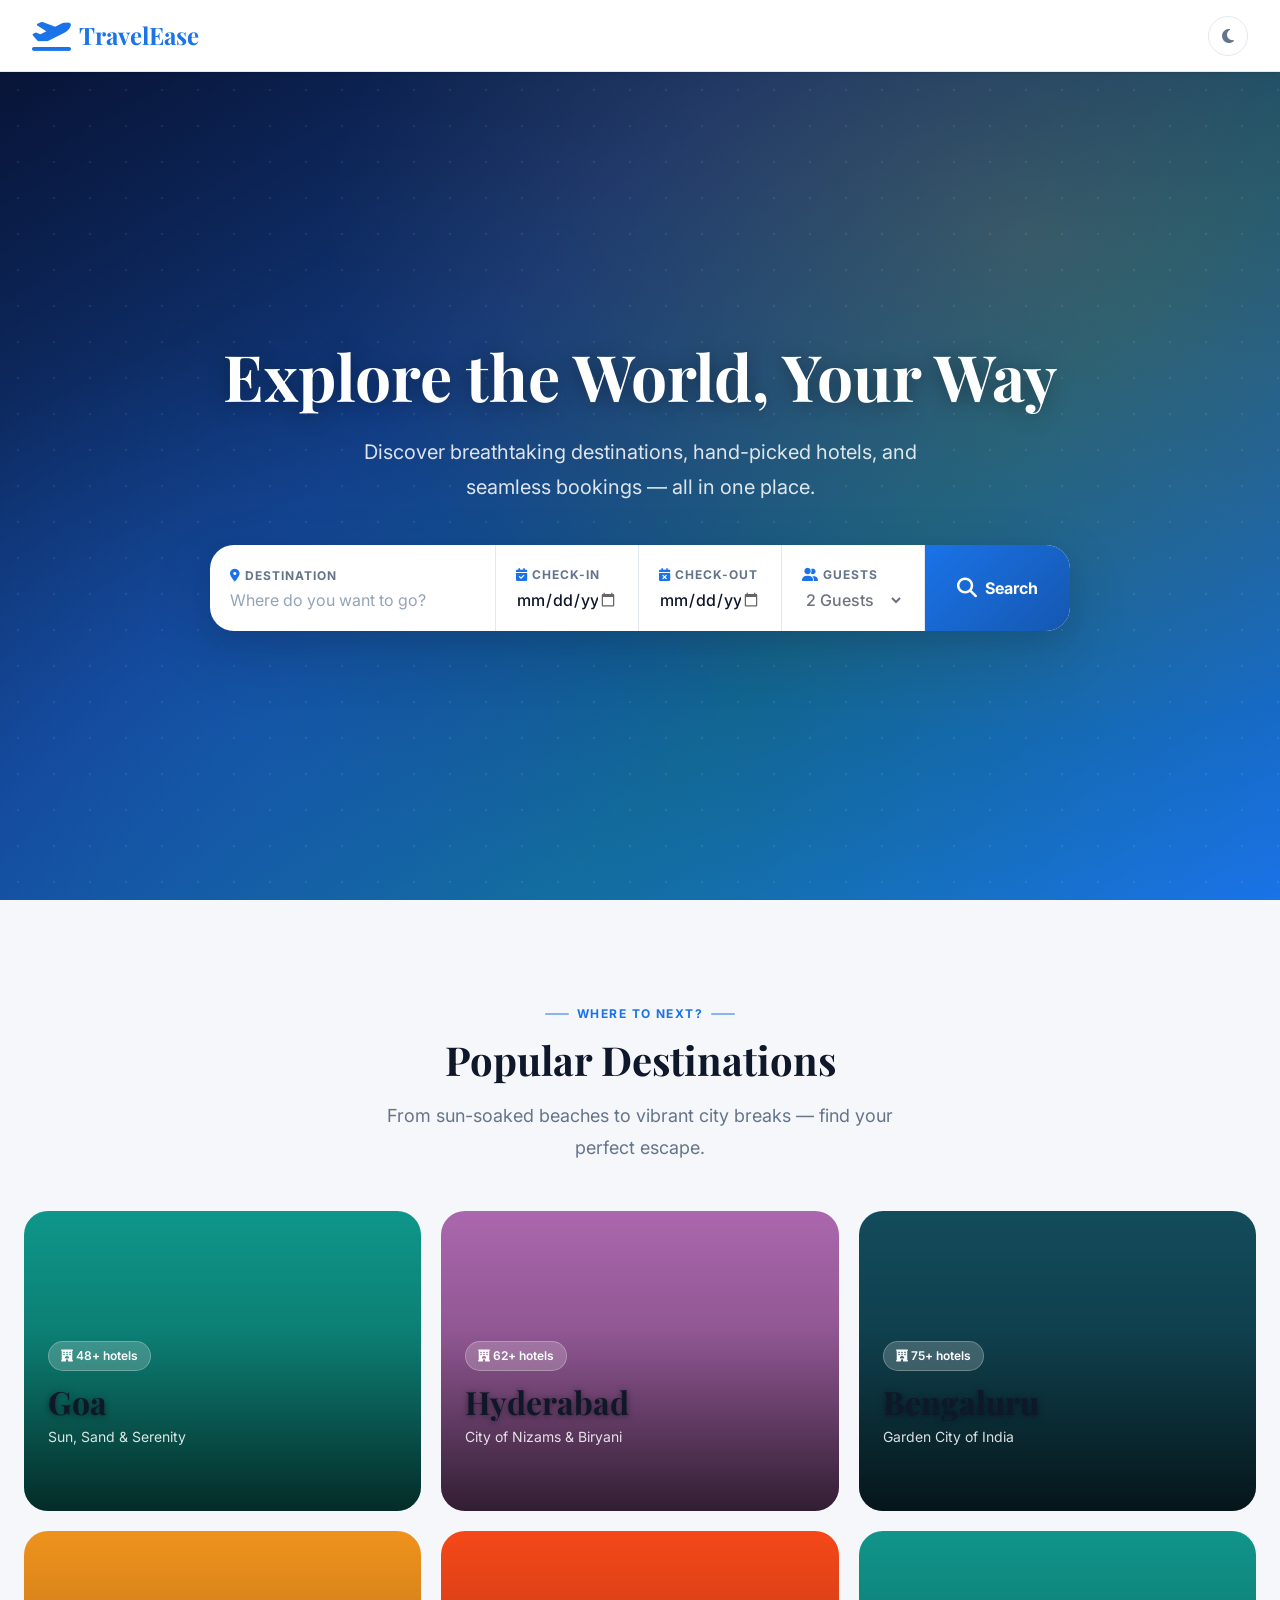
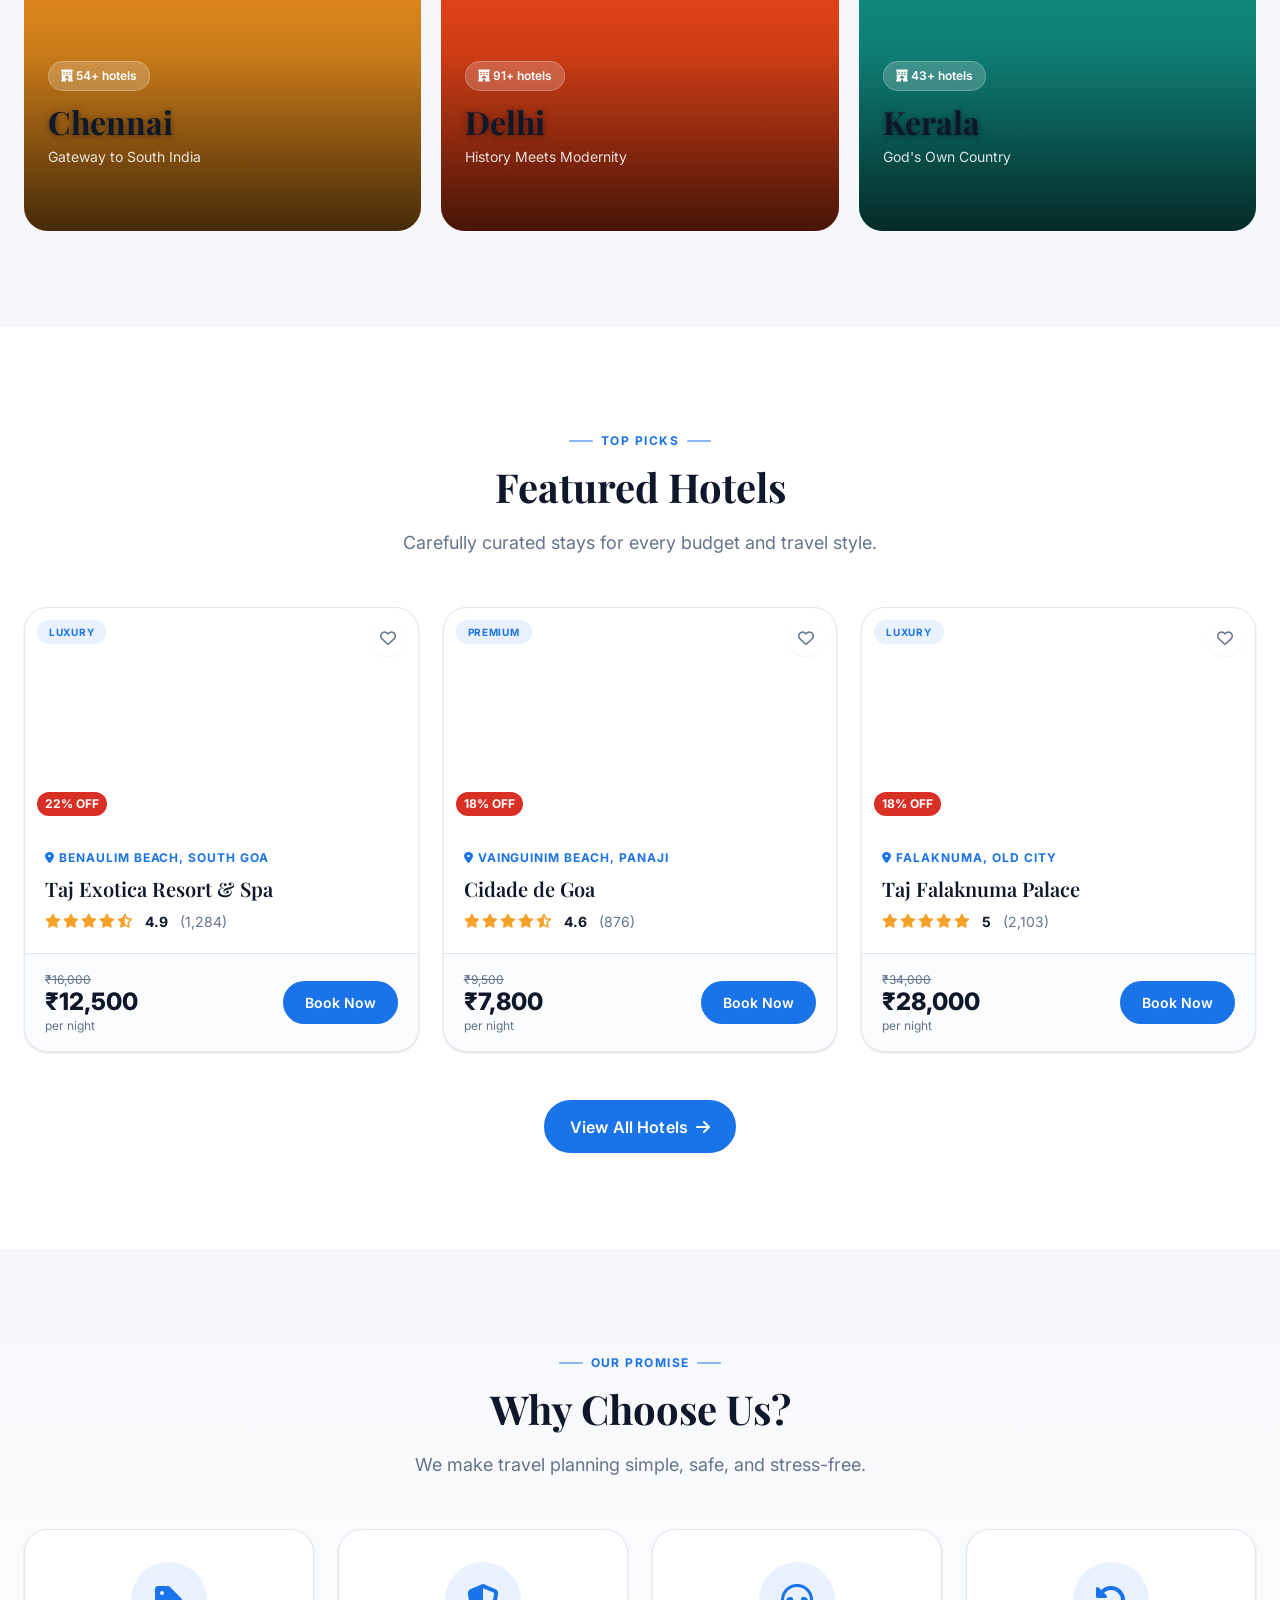
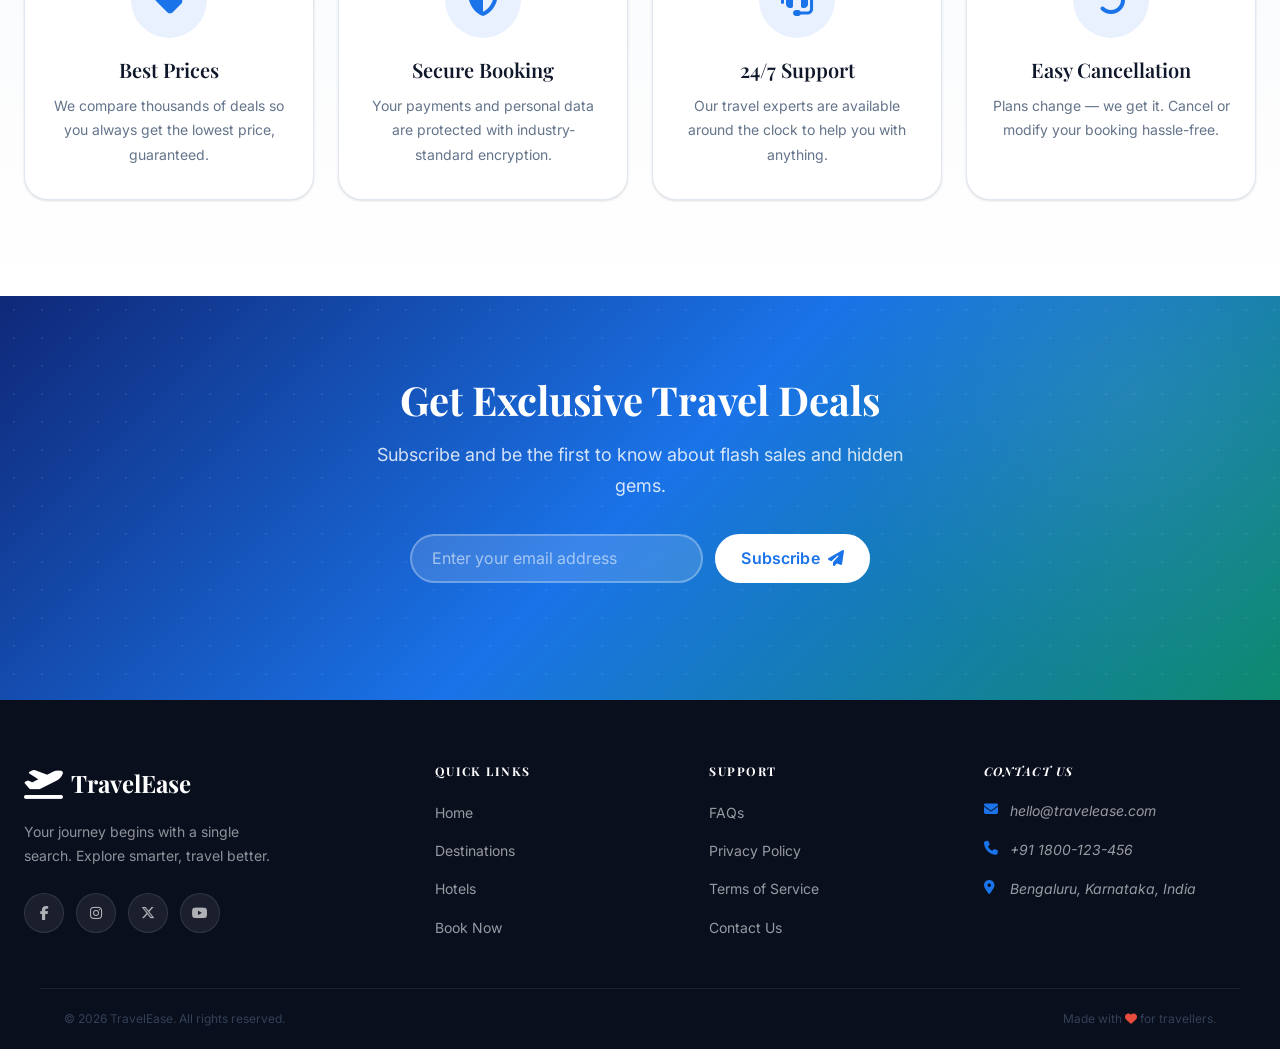
<file: travel-booking/index.html>
<!DOCTYPE html>
<!--
  DOCTYPE tells the browser this is an HTML5 document.
  Always put this on the very first line.
-->
<html lang="en">

<head>
  <meta charset="UTF-8" />
  <!-- UTF-8 supports all characters including special symbols -->

  <meta name="viewport" content="width=device-width, initial-scale=1.0" />
  <!--
    viewport meta tag is CRITICAL for responsive design.
    Without it, mobile browsers zoom out and show a shrunken desktop view.
    width=device-width → page width matches the device screen width
    initial-scale=1.0  → no zoom on first load
  -->

  <meta name="description" content="TravelEase – Book hotels, explore destinations, and plan your perfect trip." />
  <!-- Description shown in Google search results -->

  <title>TravelEase – Explore the World, Your Way</title>

  <!-- Link to our external CSS file (no inline styles!) -->
  <link rel="stylesheet" href="css/style.css" />

  <!-- Google Fonts: Inter for body text, Playfair Display for headings -->
  <link rel="preconnect" href="https://fonts.googleapis.com" />
  <link rel="preconnect" href="https://fonts.gstatic.com" crossorigin />
  <link
    href="https://fonts.googleapis.com/css2?family=Inter:wght@400;500;600;700&family=Playfair+Display:wght@600;700&display=swap"
    rel="stylesheet"
  />

  <!-- Font Awesome for icons (hamburger, search, star, etc.) -->
  <link
    rel="stylesheet"
    href="https://cdnjs.cloudflare.com/ajax/libs/font-awesome/6.5.0/css/all.min.css"
    integrity="sha512-Avb2QiuDEEvB4bZJYdft2mNjVShBftLdPG8FJ0V7irTLQ8Uo0qcPxh4Plh7eqjn8fE/qSAkYdn7+RZg7gSvUQ=="
    crossorigin="anonymous"
    referrerpolicy="no-referrer"
  />
  <!--
    theme.js is loaded in <head> — BEFORE the page paints.
    This prevents a "flash of wrong theme" on page load.
  -->
  <script src="js/theme.js"></script>
</head>

<body>

  <!-- ============================================================
    NAVIGATION BAR
    <header> wraps everything at the very top of the page.
    <nav> is the semantic tag specifically for navigation links.
    We use a CSS class "navbar" to style it.
  ============================================================ -->
  <header>
    <nav class="navbar" role="navigation" aria-label="Main navigation">

      <!-- LOGO: clicking it takes you back to the homepage -->
      <a href="index.html" class="navbar__logo" aria-label="TravelEase home">
        <i class="fa-solid fa-plane-departure" aria-hidden="true"></i>
        <span>TravelEase</span>
      </a>

      <!-- DESKTOP NAV LINKS -->
      <!-- aria-label on the ul helps screen readers understand this is the nav list -->
      <ul class="navbar__links" id="navLinks" role="list">
        <li><a href="index.html" class="navbar__link active" aria-current="page">Home</a></li>
        <li><a href="#destinations" class="navbar__link">Destinations</a></li>
        <li><a href="hotels.html" class="navbar__link">Hotels</a></li>
        <li><a href="booking.html"            class="navbar__link">Bookings</a></li>
        <li><a href="bookings.html"           class="navbar__link">My Bookings</a></li>
        <li>
          <a href="wishlist.html" class="navbar__link">
            <i class="fa-regular fa-heart" aria-hidden="true"></i>
            Wishlist
            <span class="wishlist-badge" id="wishlistBadge" style="display:none;" aria-label="wishlist count">0</span>
          </a>
        </li>
        <li><a href="#contact" class="navbar__link">Contact</a></li>
      </ul>

      <!-- HAMBURGER BUTTON (visible only on mobile) -->
      <!--
        aria-expanded="false" tells screen readers the menu is currently closed.
        JavaScript in main.js will toggle this to "true" when opened.
        aria-controls="navLinks" links this button to the menu it controls.
      -->
      <button
        class="navbar__hamburger"
        id="hamburgerBtn"
        aria-label="Toggle navigation menu"
        aria-expanded="false"
        aria-controls="navLinks"
      >
        <span class="hamburger__bar"></span>
        <span class="hamburger__bar"></span>
        <span class="hamburger__bar"></span>
      </button>

      <!-- Dark / Light mode toggle -->
      <button
        class="theme-toggle"
        aria-label="Switch to dark mode"
        title="Switch to dark mode"
      >
        <span class="theme-toggle__icon">
          <i class="fa-solid fa-moon" aria-hidden="true"></i>
        </span>
      </button>

    </nav>
  </header>
  <!-- END NAVIGATION BAR -->


  <!-- ============================================================
    MAIN CONTENT
    <main> wraps all the primary content of the page.
    There should only be ONE <main> per page.
  ============================================================ -->
  <main>

    <!-- ============================================================
      HERO SECTION
      The big, eye-catching section at the top of the page.
      Contains the headline, a short description, and a search form.
      The background image is set via CSS (not inline style).
    ============================================================ -->
    <section class="hero" id="home" aria-label="Hero – Search your next destination">

      <!-- Dark overlay is a CSS pseudo-element, not an extra div -->
      <div class="hero__content">

        <h1 class="hero__heading">Explore the World, <span class="hero__heading--highlight">Your Way</span></h1>
        <p class="hero__subtext">
          Discover breathtaking destinations, hand-picked hotels, and seamless bookings — all in one place.
        </p>

        <!-- SEARCH FORM
          action="#" prevents page reload on submit (JS will handle the logic).
          Each label is linked to its input via "for" + "id" — important for accessibility.
        -->
        <form class="search-form" id="searchForm" action="#" novalidate aria-label="Search destinations">

          <!-- Destination Input -->
          <div class="search-form__group">
            <label for="destination" class="search-form__label">
              <i class="fa-solid fa-location-dot" aria-hidden="true"></i>
              Destination
            </label>
            <input
              type="text"
              id="destination"
              name="destination"
              class="search-form__input"
              placeholder="Where do you want to go?"
              autocomplete="off"
              aria-required="true"
            />
          </div>

          <!-- Check-in Date -->
          <div class="search-form__group">
            <label for="checkin" class="search-form__label">
              <i class="fa-solid fa-calendar-check" aria-hidden="true"></i>
              Check-in
            </label>
            <input
              type="date"
              id="checkin"
              name="checkin"
              class="search-form__input"
              aria-required="true"
            />
          </div>

          <!-- Check-out Date -->
          <div class="search-form__group">
            <label for="checkout" class="search-form__label">
              <i class="fa-solid fa-calendar-xmark" aria-hidden="true"></i>
              Check-out
            </label>
            <input
              type="date"
              id="checkout"
              name="checkout"
              class="search-form__input"
              aria-required="true"
            />
          </div>

          <!-- Guests -->
          <div class="search-form__group">
            <label for="guests" class="search-form__label">
              <i class="fa-solid fa-user-group" aria-hidden="true"></i>
              Guests
            </label>
            <select id="guests" name="guests" class="search-form__input" aria-required="true">
              <option value="1">1 Guest</option>
              <option value="2" selected>2 Guests</option>
              <option value="3">3 Guests</option>
              <option value="4">4 Guests</option>
              <option value="5">5+ Guests</option>
            </select>
          </div>

          <!-- Search Button -->
          <button type="submit" class="search-form__btn" id="searchBtn">
            <i class="fa-solid fa-magnifying-glass" aria-hidden="true"></i>
            Search
          </button>

        </form>
        <!-- END SEARCH FORM -->

      </div>
      <!-- END hero__content -->

    </section>
    <!-- END HERO SECTION -->


    <!-- ============================================================
      POPULAR DESTINATIONS SECTION
      Shows destination cards.
      Each card links to the hotels page with a destination filter.
      Data (city name, tagline, image) is stored in data.js
      and rendered dynamically by main.js — that's why we have
      an empty <div id="destinationsGrid"> here.
    ============================================================ -->
    <section class="destinations" id="destinations" aria-label="Popular destinations">

      <div class="section-header">
        <p class="section-header__eyebrow">Where to next?</p>
        <h2 class="section-header__title">Popular Destinations</h2>
        <p class="section-header__subtitle">
          From sun-soaked beaches to vibrant city breaks — find your perfect escape.
        </p>
      </div>

      <!--
        This grid is EMPTY right now.
        JavaScript (main.js) will read data from data.js
        and inject destination cards here dynamically.
        This is called "DOM manipulation" — a core JS concept.
      -->
      <div class="destinations__grid" id="destinationsGrid" role="list" aria-label="Destination cards">
        <!-- Destination cards injected by main.js -->
      </div>

    </section>
    <!-- END POPULAR DESTINATIONS -->


    <!-- ============================================================
      FEATURED HOTELS SECTION
      Shows a preview of top-rated hotels.
      Cards are rendered dynamically by main.js from data.js.
    ============================================================ -->
    <section class="featured-hotels" id="hotels" aria-label="Featured hotels">

      <div class="section-header">
        <p class="section-header__eyebrow">Top Picks</p>
        <h2 class="section-header__title">Featured Hotels</h2>
        <p class="section-header__subtitle">
          Carefully curated stays for every budget and travel style.
        </p>
      </div>

      <!-- Empty grid — JS injects hotel cards here -->
      <div class="hotels__grid" id="featuredHotelsGrid" role="list" aria-label="Featured hotel cards">
        <!-- Hotel cards injected by main.js -->
      </div>

      <!-- "View All Hotels" button -->
      <div class="featured-hotels__cta">
        <a href="hotels.html" class="btn btn--primary">
          View All Hotels
          <i class="fa-solid fa-arrow-right" aria-hidden="true"></i>
        </a>
      </div>

    </section>
    <!-- END FEATURED HOTELS -->


    <!-- ============================================================
      WHY CHOOSE US SECTION
      Shows 4 feature cards with icons.
      This is static HTML — no JS needed here.
    ============================================================ -->
    <section class="why-us" id="why-us" aria-label="Why choose TravelEase">

      <div class="section-header">
        <p class="section-header__eyebrow">Our Promise</p>
        <h2 class="section-header__title">Why Choose Us?</h2>
        <p class="section-header__subtitle">
          We make travel planning simple, safe, and stress-free.
        </p>
      </div>

      <div class="why-us__grid" role="list">

        <!-- Feature Card 1: Best Prices -->
        <article class="why-us__card" role="listitem">
          <div class="why-us__icon" aria-hidden="true">
            <i class="fa-solid fa-tag"></i>
          </div>
          <h3 class="why-us__card-title">Best Prices</h3>
          <p class="why-us__card-text">
            We compare thousands of deals so you always get the lowest price, guaranteed.
          </p>
        </article>

        <!-- Feature Card 2: Secure Booking -->
        <article class="why-us__card" role="listitem">
          <div class="why-us__icon" aria-hidden="true">
            <i class="fa-solid fa-shield-halved"></i>
          </div>
          <h3 class="why-us__card-title">Secure Booking</h3>
          <p class="why-us__card-text">
            Your payments and personal data are protected with industry-standard encryption.
          </p>
        </article>

        <!-- Feature Card 3: 24/7 Support -->
        <article class="why-us__card" role="listitem">
          <div class="why-us__icon" aria-hidden="true">
            <i class="fa-solid fa-headset"></i>
          </div>
          <h3 class="why-us__card-title">24/7 Support</h3>
          <p class="why-us__card-text">
            Our travel experts are available around the clock to help you with anything.
          </p>
        </article>

        <!-- Feature Card 4: Easy Cancellation -->
        <article class="why-us__card" role="listitem">
          <div class="why-us__icon" aria-hidden="true">
            <i class="fa-solid fa-rotate-left"></i>
          </div>
          <h3 class="why-us__card-title">Easy Cancellation</h3>
          <p class="why-us__card-text">
            Plans change — we get it. Cancel or modify your booking hassle-free.
          </p>
        </article>

      </div>
      <!-- END why-us__grid -->

    </section>
    <!-- END WHY CHOOSE US -->


    <!-- ============================================================
      NEWSLETTER / CTA SECTION
      A simple call-to-action banner encouraging sign-ups.
    ============================================================ -->
    <section class="newsletter" aria-label="Newsletter signup">
      <div class="newsletter__content">
        <h2 class="newsletter__title">Get Exclusive Travel Deals</h2>
        <p class="newsletter__subtitle">
          Subscribe and be the first to know about flash sales and hidden gems.
        </p>
        <form class="newsletter__form" id="newsletterForm" action="#" novalidate aria-label="Newsletter subscription">
          <input
            type="email"
            id="newsletterEmail"
            name="email"
            class="newsletter__input"
            placeholder="Enter your email address"
            aria-label="Email address for newsletter"
            aria-required="true"
          />
          <button type="submit" class="btn btn--white">
            Subscribe <i class="fa-solid fa-paper-plane" aria-hidden="true"></i>
          </button>
        </form>
        <!-- Success/error message shown by JS -->
        <p class="newsletter__message" id="newsletterMessage" role="alert" aria-live="polite"></p>
      </div>
    </section>
    <!-- END NEWSLETTER -->

  </main>
  <!-- END MAIN CONTENT -->


  <!-- ============================================================
    FOOTER
    <footer> is a semantic tag for the page footer.
    Contains logo, nav links, and contact info.
  ============================================================ -->
  <footer class="footer" id="contact" role="contentinfo">

    <div class="footer__container">

      <!-- Footer Brand Column -->
      <div class="footer__brand">
        <a href="index.html" class="navbar__logo footer__logo" aria-label="TravelEase home">
          <i class="fa-solid fa-plane-departure" aria-hidden="true"></i>
          <span>TravelEase</span>
        </a>
        <p class="footer__tagline">
          Your journey begins with a single search. Explore smarter, travel better.
        </p>
        <!-- Social media icons -->
        <div class="footer__socials" aria-label="Social media links">
          <a href="#" class="footer__social-link" aria-label="Facebook">
            <i class="fa-brands fa-facebook-f" aria-hidden="true"></i>
          </a>
          <a href="#" class="footer__social-link" aria-label="Instagram">
            <i class="fa-brands fa-instagram" aria-hidden="true"></i>
          </a>
          <a href="#" class="footer__social-link" aria-label="Twitter / X">
            <i class="fa-brands fa-x-twitter" aria-hidden="true"></i>
          </a>
          <a href="#" class="footer__social-link" aria-label="YouTube">
            <i class="fa-brands fa-youtube" aria-hidden="true"></i>
          </a>
        </div>
      </div>

      <!-- Footer Quick Links Column -->
      <nav class="footer__nav" aria-label="Footer quick links">
        <h3 class="footer__nav-title">Quick Links</h3>
        <ul class="footer__nav-list" role="list">
          <li><a href="index.html" class="footer__nav-link">Home</a></li>
          <li><a href="#destinations" class="footer__nav-link">Destinations</a></li>
          <li><a href="hotels.html" class="footer__nav-link">Hotels</a></li>
          <li><a href="booking.html" class="footer__nav-link">Book Now</a></li>
        </ul>
      </nav>

      <!-- Footer Support Column -->
      <nav class="footer__nav" aria-label="Footer support links">
        <h3 class="footer__nav-title">Support</h3>
        <ul class="footer__nav-list" role="list">
          <li><a href="#" class="footer__nav-link">FAQs</a></li>
          <li><a href="#" class="footer__nav-link">Privacy Policy</a></li>
          <li><a href="#" class="footer__nav-link">Terms of Service</a></li>
          <li><a href="#contact" class="footer__nav-link">Contact Us</a></li>
        </ul>
      </nav>

      <!-- Footer Contact Column -->
      <address class="footer__contact" aria-label="Contact information">
        <h3 class="footer__nav-title">Contact Us</h3>
        <ul class="footer__contact-list" role="list">
          <li>
            <i class="fa-solid fa-envelope" aria-hidden="true"></i>
            <a href="mailto:hello@travelease.com" class="footer__nav-link">hello@travelease.com</a>
          </li>
          <li>
            <i class="fa-solid fa-phone" aria-hidden="true"></i>
            <a href="tel:+911800123456" class="footer__nav-link">+91 1800-123-456</a>
          </li>
          <li>
            <i class="fa-solid fa-location-dot" aria-hidden="true"></i>
            <span>Bengaluru, Karnataka, India</span>
          </li>
        </ul>
      </address>

    </div>
    <!-- END footer__container -->

    <!-- Footer Bottom Bar -->
    <div class="footer__bottom">
      <p>&copy; <span id="currentYear"></span> TravelEase. All rights reserved.</p>
      <p>Made with <i class="fa-solid fa-heart" aria-hidden="true" style="color:#e74c3c;"></i> for travellers.</p>
    </div>

  </footer>
  <!-- END FOOTER -->


  <!--
    SCRIPTS — always placed BEFORE closing </body> tag.
    Why? Because the browser reads HTML top to bottom.
    If scripts were in <head>, the JS would run BEFORE the page
    elements exist, causing errors.

    Order matters:
    1. data.js  → loads all the hotel/destination data first
    2. main.js  → uses that data to render the page
  -->
  <!-- Scroll-to-top button -->
  <button class="scroll-top" id="scrollTopBtn" aria-label="Scroll to top">
    <i class="fa-solid fa-arrow-up" aria-hidden="true"></i>
  </button>

  <script src="js/data.js"></script>
  <script src="js/wishlist.js"></script>
  <script src="js/main.js"></script>
  <script src="js/features.js"></script>

</body>
</html>
</file>
<file: travel-booking/css/style.css>
/* ================================================================
   TravelEase — style.css
   A modern, professional travel website stylesheet.

   TABLE OF CONTENTS
   -----------------
   01. CSS Custom Properties (Design Tokens)
   02. CSS Reset & Base
   03. Typography Scale
   04. Reusable Utilities & Buttons
   05. Navbar
   06. Hero Section
   07. Search Form
   08. Section Header (shared)
   09. Destination Cards
   10. Hotel Cards
   11. Why Choose Us
   12. Newsletter / CTA
   13. Footer
   14. Scroll-to-Top Button
   15. Toast Notification
   16. Animations & Scroll Reveal
   17. Media Queries
       — ≤ 1024px  (Tablet Landscape)
       — ≤  768px  (Tablet Portrait / Mobile)
       — ≤  480px  (Large Mobile)
       — ≤  360px  (Small Mobile)
================================================================ */


/* ================================================================
   01. CSS CUSTOM PROPERTIES
   ----------------------------------------------------------------
   CONCEPT: CSS Variables (Custom Properties)
   -----------------------------------------------
   CSS variables work exactly like variables in JavaScript.
   You define them once inside :root (which targets the <html>
   element, making them available everywhere on the page), then
   use them with var(--name).

   WHY THIS MATTERS:
   • Change one value → updates everywhere instantly.
   • Makes the design system consistent (same blue used for
     buttons, links, icons — never slightly different shades).
   • Much easier to maintain than searching for colour codes.

   Example:
     --clr-primary: #1a73e8;
     background-color: var(--clr-primary);   ← uses it
================================================================ */
:root {

  /* --- BRAND COLOURS --- */
  --clr-primary:        #1a73e8;   /* Main brand blue                        */
  --clr-primary-dark:   #1557b0;   /* Darker blue for hover states            */
  --clr-primary-light:  #e8f1fd;   /* Very pale blue for subtle backgrounds   */
  --clr-secondary:      #f4a228;   /* Warm amber — star ratings, accents      */
  --clr-success:        #1e8c45;   /* Green — success messages                */
  --clr-danger:         #d93025;   /* Red — errors, hearts                    */

  /* --- NEUTRAL PALETTE --- */
  --clr-white:          #ffffff;
  --clr-bg:             #f5f7fa;   /* Page background — very light grey-blue  */
  --clr-surface:        #ffffff;   /* Card / panel background                 */
  --clr-border:         #e2e8f0;   /* Subtle borders                          */

  /* --- TEXT COLOURS --- */
  --clr-text-heading:   #0f172a;   /* Almost black — headings                 */
  --clr-text-body:      #334155;   /* Dark slate — main body text             */
  --clr-text-muted:     #64748b;   /* Medium grey — labels, captions          */
  --clr-text-faint:     #94a3b8;   /* Light grey — placeholders               */

  /* --- TYPOGRAPHY --- */
  --ff-heading: 'Playfair Display', Georgia, serif;
  --ff-body:    'Inter', system-ui, -apple-system, sans-serif;

  /* --- FONT SIZE SCALE (rem = relative to 16px root) --- */
  --fs-2xs:  0.625rem;   /* 10px */
  --fs-xs:   0.75rem;    /* 12px */
  --fs-sm:   0.875rem;   /* 14px */
  --fs-base: 1rem;       /* 16px */
  --fs-md:   1.125rem;   /* 18px */
  --fs-lg:   1.25rem;    /* 20px */
  --fs-xl:   1.5rem;     /* 24px */
  --fs-2xl:  2rem;       /* 32px */
  --fs-3xl:  2.5rem;     /* 40px */
  --fs-4xl:  3.25rem;    /* 52px */
  --fs-5xl:  4rem;       /* 64px */

  /* --- SPACING SCALE (multiples of 4px) --- */
  --sp-1:  0.25rem;   /*  4px */
  --sp-2:  0.5rem;    /*  8px */
  --sp-3:  0.75rem;   /* 12px */
  --sp-4:  1rem;      /* 16px */
  --sp-5:  1.25rem;   /* 20px */
  --sp-6:  1.5rem;    /* 24px */
  --sp-8:  2rem;      /* 32px */
  --sp-10: 2.5rem;    /* 40px */
  --sp-12: 3rem;      /* 48px */
  --sp-16: 4rem;      /* 64px */
  --sp-20: 5rem;      /* 80px */
  --sp-24: 6rem;      /* 96px */

  /* --- BORDER RADIUS --- */
  --radius-xs:   4px;
  --radius-sm:   8px;
  --radius-md:   12px;
  --radius-lg:   16px;
  --radius-xl:   24px;
  --radius-2xl:  32px;
  --radius-full: 9999px;   /* Perfect pill / circle */

  /* --- BOX SHADOWS ---
     CONCEPT: Layered shadows look more realistic than a single shadow.
     We use two layers: a soft diffuse shadow + a sharp small shadow.  */
  --shadow-xs: 0 1px 2px rgba(15,23,42,0.06);
  --shadow-sm: 0 1px 3px rgba(15,23,42,0.08),
               0 1px 2px rgba(15,23,42,0.06);
  --shadow-md: 0 4px 16px rgba(15,23,42,0.10),
               0 2px 4px  rgba(15,23,42,0.06);
  --shadow-lg: 0 10px 36px rgba(15,23,42,0.12),
               0 4px  10px rgba(15,23,42,0.07);
  --shadow-xl: 0 20px 60px rgba(15,23,42,0.15),
               0 8px  20px rgba(15,23,42,0.08);

  /* --- TRANSITIONS --- */
  --ease-fast: 150ms ease;
  --ease-base: 250ms ease;
  --ease-slow: 400ms cubic-bezier(0.4, 0, 0.2, 1);

  /* --- LAYOUT --- */
  --max-width:     1200px;
  --navbar-height: 72px;
}


/* ================================================================
   DARK MODE — CSS CUSTOM PROPERTY OVERRIDES
   ----------------------------------------------------------------
   CONCEPT: How this works in one sentence:
   When JavaScript adds  data-theme="dark"  to the <html> element,
   the browser re-reads every  var(--clr-*)  reference on the page
   using these overridden values instead of the :root ones above.

   NO rules are duplicated.  background: var(--clr-bg) stays as-is
   in every component — it just picks up the new value automatically.

   Selector:  [data-theme="dark"]
   → matches the <html> element when it has attribute data-theme="dark"
   → overrides only the colour tokens; spacing/font tokens unchanged
================================================================ */
[data-theme="dark"] {

  /* ── Brand colours ── */
  --clr-primary:        #60a5fa;   /* softer blue — readable on dark bg   */
  --clr-primary-dark:   #3b82f6;
  --clr-primary-light:  #1e3a5f;   /* used for subtle highlights           */
  --clr-secondary:      #fbbf24;   /* amber stays vibrant                  */
  --clr-success:        #34d399;
  --clr-danger:         #f87171;

  /* ── Neutral palette ── */
  --clr-white:          #1e293b;   /* "white" surfaces become dark slate   */
  --clr-bg:             #0f172a;   /* page background — deep navy          */
  --clr-surface:        #1e293b;   /* card backgrounds                     */
  --clr-border:         #334155;   /* borders become lighter grey          */

  /* ── Text colours ── */
  --clr-text-heading:   #f1f5f9;   /* near-white headings                  */
  --clr-text-body:      #cbd5e1;   /* light slate body text                */
  --clr-text-muted:     #94a3b8;   /* medium grey for labels               */
  --clr-text-faint:     #64748b;   /* faint text for placeholders          */
}


/* ================================================================
   SMOOTH THEME TRANSITION
   ----------------------------------------------------------------
   When the user toggles the theme, these transitions animate
   colour changes over 300ms instead of snapping instantly.

   We only transition background-color, color, and border-color
   (the properties CSS variables affect).

   We use a targeted approach rather than * { transition: ... }
   to avoid interfering with existing transform/opacity animations
   on cards, buttons, and modals.
================================================================ */
body,
.navbar,
.hotel-card,
.hotel-card__body,
.hotel-card__footer,
.hotel-card__image-wrap,
.destination-card__overlay,
.why-us__card,
.booking-form-card,
.form-input,
.filters,
.filter-btn,
.btn,
.footer,
.footer__container,
.booking-card,
.wishlist-card,
.booking-summary,
.summary-body,
.summary-total,
.toast,
main,
section,
article,
aside,
header,
nav {
  transition:
    background-color 0.3s ease,
    border-color     0.3s ease,
    color            0.18s ease;
}


/* ================================================================
   NAVBAR: ensure toggle button fits alongside hamburger
================================================================ */
.navbar {
  /* Already flex — just make sure the new button doesn't wrap */
  flex-wrap: nowrap;
  gap: var(--sp-2);
}


/* ================================================================
   DARK MODE — COMPONENT ADJUSTMENTS
   ----------------------------------------------------------------
   A small number of components use hard-coded rgba() colours
   or non-variable backgrounds that need explicit dark overrides.
================================================================ */

/* Navbar frosted glass — needs a darker base in dark mode */
[data-theme="dark"] .navbar {
  background-color: rgba(15, 23, 42, 0.96);
  border-bottom-color: var(--clr-border);
}

/* Hero gradient is already rich enough — just lighten the dot pattern */
[data-theme="dark"] .hero::after {
  background-image: radial-gradient(circle, rgba(255,255,255,0.04) 1px, transparent 1px);
}

/* Search form — inputs need a dark background */
[data-theme="dark"] .search-form {
  background-color: var(--clr-surface);
}
[data-theme="dark"] .search-form__group:hover,
[data-theme="dark"] .search-form__group:focus-within {
  background-color: var(--clr-primary-light);
}
[data-theme="dark"] .search-form__input {
  color: var(--clr-text-heading);
  color-scheme: dark;
}

/* Hotel + destination cards */
[data-theme="dark"] .hotel-card {
  background-color: var(--clr-surface);
  border-color: var(--clr-border);
}
[data-theme="dark"] .hotel-card__footer {
  background-color: rgba(255,255,255,0.03);
  border-top-color: var(--clr-border);
}
[data-theme="dark"] .hotel-card__wishlist {
  background-color: rgba(30, 41, 59, 0.92);
  color: var(--clr-text-muted);
}

/* Why-us cards */
[data-theme="dark"] .why-us__card {
  background-color: var(--clr-surface);
  border-color: var(--clr-border);
}
[data-theme="dark"] .why-us__icon {
  background: var(--clr-primary-light);
  color: var(--clr-primary);
}

/* Skeleton shimmer */
[data-theme="dark"] .skeleton {
  background: linear-gradient(
    90deg,
    var(--clr-surface) 25%,
    #2d3f55            50%,
    var(--clr-surface) 75%
  );
}

/* Footer already uses hard-coded dark colours — keep them */
[data-theme="dark"] .footer {
  background-color: #070d1a;
}

/* Toast */
[data-theme="dark"] .toast {
  background-color: var(--clr-surface);
  color: var(--clr-text-heading);
  border: 1px solid var(--clr-border);
}


/* ================================================================
   DARK MODE TOGGLE BUTTON
   ----------------------------------------------------------------
   The toggle button lives inside the navbar.
   It shows a ☀ (sun) in dark mode and 🌙 (moon) in light mode.
================================================================ */
.theme-toggle {
  display: flex;
  align-items: center;
  justify-content: center;
  width: 40px;
  height: 40px;
  border-radius: var(--radius-full);
  border: 1.5px solid var(--clr-border);
  background: transparent;
  color: var(--clr-text-muted);
  cursor: pointer;
  font-size: var(--fs-base);
  flex-shrink: 0;
  transition:
    background-color var(--ease-base),
    border-color     var(--ease-base),
    color            var(--ease-base),
    transform        var(--ease-fast);
}

.theme-toggle:hover {
  background-color: var(--clr-primary-light);
  border-color: var(--clr-primary);
  color: var(--clr-primary);
  transform: rotate(20deg) scale(1.1);
}

/* The icon inside — swaps between sun and moon */
.theme-toggle__icon {
  display: block;
  line-height: 1;
  /* Spin animation when toggling */
  transition: transform 0.5s cubic-bezier(0.34, 1.56, 0.64, 1);
}

.theme-toggle.is-spinning .theme-toggle__icon {
  transform: rotate(360deg);
}


/* ================================================================
   02. CSS RESET & BASE STYLES
   ----------------------------------------------------------------
   CONCEPT: CSS Reset
   -----------------------------------------------
   Every browser (Chrome, Firefox, Safari) ships with its own
   default stylesheet. These defaults differ from browser to
   browser — causing inconsistent spacing, font sizes, and styles.

   We reset them to a predictable baseline so we are in full
   control of the design.

   KEY RULES:
   • box-sizing: border-box  → padding/border included in width
   • margin/padding: 0       → no surprise spacing
   • scroll-behavior: smooth → anchor links scroll gently
================================================================ */

*,
*::before,
*::after {
  box-sizing: border-box;
  margin: 0;
  padding: 0;
}

html {
  font-size: 16px;              /* 1rem = 16px baseline */
  scroll-behavior: smooth;      /* Smooth anchor scrolling */
  -webkit-text-size-adjust: 100%; /* Prevent iOS font scaling on rotation */
}

body {
  font-family: var(--ff-body);
  font-size: var(--fs-base);
  line-height: 1.65;
  color: var(--clr-text-body);
  background-color: var(--clr-bg);
  overflow-x: hidden;           /* No horizontal scroll ever */
  -webkit-font-smoothing: antialiased;   /* Crisper text on Mac/iOS */
  -moz-osx-font-smoothing: grayscale;
}

/* Remove list bullets — we style lists ourselves */
ul, ol { list-style: none; }

/* Links: no underline by default — we add it where needed */
a {
  text-decoration: none;
  color: inherit;
  transition: color var(--ease-fast);
}

/* Images: always responsive, never overflow */
img {
  display: block;
  max-width: 100%;
  height: auto;
}

/* Buttons/inputs: inherit the page font (browsers default to system font) */
button, input, select, textarea {
  font-family: inherit;
  font-size: inherit;
}

button { cursor: pointer; }

/* Accessible custom focus ring — replaces ugly browser default outline */
:focus-visible {
  outline: 3px solid var(--clr-primary);
  outline-offset: 3px;
  border-radius: var(--radius-xs);
}

/* Remove focus ring for mouse users (only show for keyboard navigation) */
:focus:not(:focus-visible) {
  outline: none;
}


/* ================================================================
   03. TYPOGRAPHY SCALE
   ----------------------------------------------------------------
   Consistent heading sizes across all pages.
================================================================ */

h1, h2, h3, h4, h5, h6 {
  font-family: var(--ff-heading);
  color: var(--clr-text-heading);
  line-height: 1.2;
  font-weight: 700;
}

h1 { font-size: var(--fs-4xl); }
h2 { font-size: var(--fs-3xl); }
h3 { font-size: var(--fs-xl);  }
h4 { font-size: var(--fs-lg);  }

p  { color: var(--clr-text-body); line-height: 1.7; }


/* ================================================================
   04. REUSABLE UTILITIES & BUTTONS
   ----------------------------------------------------------------
   CONCEPT: Utility classes / Component classes
   -----------------------------------------------
   These classes are written once and reused across all 4 pages.
   This is the "Don't Repeat Yourself" (DRY) principle in CSS.

   .container  → centres content and limits its max width
   .btn        → base button styles
   .btn--*     → button variant modifiers (BEM naming)

   CONCEPT: BEM (Block Element Modifier)
   -----------------------------------------------
   A naming convention that keeps CSS predictable:
     .block              → the component   (.btn)
     .block__element     → a part of it    (.hotel-card__title)
     .block--modifier    → a variation     (.btn--primary)
================================================================ */

/* Centre + cap the width of any content block */
.container {
  width: 100%;
  max-width: var(--max-width);
  margin-inline: auto;        /* margin-inline = margin-left + margin-right */
  padding-inline: var(--sp-6);
}

/* ---- BASE BUTTON ---- */
/*
  CONCEPT: Inheritance + Layering
  We define shared styles on .btn, then layer variant classes
  (.btn--primary, .btn--outline) on top. This avoids repeating
  padding, font-weight, border-radius on every variant.
*/
.btn {
  display: inline-flex;
  align-items: center;
  gap: var(--sp-2);
  padding: 0.7rem var(--sp-6);
  border-radius: var(--radius-full);
  font-size: var(--fs-base);
  font-weight: 600;
  letter-spacing: 0.01em;
  border: 2px solid transparent;
  white-space: nowrap;
  transition:
    background-color var(--ease-base),
    border-color     var(--ease-base),
    color            var(--ease-base),
    transform        var(--ease-fast),
    box-shadow       var(--ease-base);
}

/* Lift effect — gives buttons a tactile feel */
.btn:hover  { transform: translateY(-2px); box-shadow: var(--shadow-md); }
.btn:active { transform: translateY(0px);  box-shadow: var(--shadow-xs); }

/* Filled blue button */
.btn--primary {
  background-color: var(--clr-primary);
  border-color: var(--clr-primary);
  color: var(--clr-white);
}
.btn--primary:hover {
  background-color: var(--clr-primary-dark);
  border-color: var(--clr-primary-dark);
}

/* Ghost / outline button */
.btn--outline {
  background-color: transparent;
  border-color: var(--clr-primary);
  color: var(--clr-primary);
}
.btn--outline:hover {
  background-color: var(--clr-primary);
  color: var(--clr-white);
}

/* White button for dark backgrounds */
.btn--white {
  background-color: var(--clr-white);
  border-color: var(--clr-white);
  color: var(--clr-primary);
}
.btn--white:hover {
  background-color: var(--clr-primary-light);
  border-color: var(--clr-primary-light);
}

/* Large size modifier */
.btn--lg {
  padding: 0.875rem var(--sp-8);
  font-size: var(--fs-md);
}

/* ---- BADGE ---- */
.badge {
  display: inline-block;
  padding: var(--sp-1) var(--sp-3);
  border-radius: var(--radius-full);
  font-size: var(--fs-2xs);
  font-weight: 700;
  text-transform: uppercase;
  letter-spacing: 0.07em;
  background-color: var(--clr-primary-light);
  color: var(--clr-primary);
}

/* ---- STAR RATING ---- */
.stars {
  display: inline-flex;
  gap: 2px;
  color: var(--clr-secondary);
  font-size: var(--fs-sm);
}


/* ================================================================
   05. NAVBAR
   ----------------------------------------------------------------
   CONCEPT: position: sticky
   -----------------------------------------------
   sticky keeps the navbar at the top of the screen as the user
   scrolls — but unlike position:fixed it doesn't overlap content
   until the user actually reaches that scroll position.

   CONCEPT: z-index
   -----------------------------------------------
   z-index controls the stacking order. The navbar needs z-index:
   1000 to always sit above cards, overlays, and dropdowns.

   CONCEPT: Flexbox for the navbar
   -----------------------------------------------
   display: flex with justify-content: space-between pushes the
   logo to the left and links to the right automatically.
================================================================ */

.navbar {
  position: sticky;
  top: 0;
  z-index: 1000;
  height: var(--navbar-height);

  /* Flexbox: logo ← → links + hamburger */
  display: flex;
  align-items: center;
  justify-content: space-between;

  padding-inline: var(--sp-8);
  background-color: rgba(255, 255, 255, 0.96);
  backdrop-filter: blur(12px);           /* Frosted glass effect */
  -webkit-backdrop-filter: blur(12px);
  border-bottom: 1px solid var(--clr-border);
  box-shadow: var(--shadow-sm);
  transition: box-shadow var(--ease-base), background-color var(--ease-base);
}

/* JS adds this class on scroll to strengthen the shadow */
.navbar--scrolled {
  box-shadow: var(--shadow-md);
}

/* --- LOGO --- */
.navbar__logo {
  display: flex;
  align-items: center;
  gap: var(--sp-2);
  font-family: var(--ff-heading);
  font-size: var(--fs-xl);
  font-weight: 700;
  color: var(--clr-primary);
  flex-shrink: 0;   /* Never let the logo shrink */
}
.navbar__logo i    { font-size: 1.3em; }
.navbar__logo:hover { color: var(--clr-primary-dark); }

/* --- DESKTOP NAV LINKS --- */
/*
  CONCEPT: Flexbox for horizontal links
  gap: var(--sp-1) adds breathing room between each link.
*/
.navbar__links {
  display: flex;
  align-items: center;
  gap: var(--sp-1);
}

.navbar__link {
  position: relative;   /* Needed for the ::after underline trick */
  padding: var(--sp-2) var(--sp-4);
  font-size: var(--fs-sm);
  font-weight: 500;
  color: var(--clr-text-body);
  border-radius: var(--radius-sm);
  transition: color var(--ease-fast), background-color var(--ease-fast);
}

.navbar__link:hover,
.navbar__link.active {
  color: var(--clr-primary);
  background-color: var(--clr-primary-light);
}

/*
  CONCEPT: CSS ::after pseudo-element
  -----------------------------------------------
  We create a decorative underline using ::after instead of
  text-decoration. This gives us full control over its colour,
  width, and animated entrance.
  content: '' is required — without it the element won't render.
*/
.navbar__link.active::after {
  content: '';
  position: absolute;
  bottom: 4px;
  left: var(--sp-4);
  right: var(--sp-4);
  height: 2px;
  background-color: var(--clr-primary);
  border-radius: var(--radius-full);
}

/* --- HAMBURGER BUTTON (mobile only) --- */
.navbar__hamburger {
  display: none;           /* Hidden on desktop */
  flex-direction: column;
  justify-content: center;
  align-items: center;
  gap: 5px;
  width: 44px;
  height: 44px;
  border-radius: var(--radius-sm);
  background: none;
  border: none;
  transition: background-color var(--ease-fast);
}
.navbar__hamburger:hover { background-color: var(--clr-primary-light); }

.hamburger__bar {
  display: block;
  width: 22px;
  height: 2px;
  background-color: var(--clr-text-heading);
  border-radius: var(--radius-full);
  /*
    CONCEPT: CSS transform transitions
    Each bar has its own transform. JS adds .is-open and the bars
    rotate/fade into an X shape — no images or icons needed.
  */
  transition:
    transform var(--ease-base),
    opacity   var(--ease-base),
    width     var(--ease-base);
}

/* Animate bars into × when menu opens */
.navbar__hamburger.is-open .hamburger__bar:nth-child(1) {
  transform: translateY(7px) rotate(45deg);
}
.navbar__hamburger.is-open .hamburger__bar:nth-child(2) {
  opacity: 0;
  width: 0;
}
.navbar__hamburger.is-open .hamburger__bar:nth-child(3) {
  transform: translateY(-7px) rotate(-45deg);
}


/* ================================================================
   06. HERO SECTION
   ----------------------------------------------------------------
   CONCEPT: min-height: 100vh
   -----------------------------------------------
   100vh = 100% of the viewport (screen) height.
   We subtract the navbar height so the section fills exactly
   the remaining visible area below the navbar.

   CONCEPT: CSS Gradients
   -----------------------------------------------
   We stack two linear-gradient() layers as the background.
   Layer 1 (front): dark overlay to make white text readable.
   Layer 2 (back):  vibrant travel-inspired gradient (sky/ocean).

   CONCEPT: CSS @keyframes animation
   -----------------------------------------------
   @keyframes defines the steps of an animation.
   animation: float 8s ease-in-out infinite applies it.
================================================================ */

.hero {
  position: relative;
  min-height: calc(100vh - var(--navbar-height));
  display: flex;
  align-items: center;
  justify-content: center;
  text-align: center;
  padding: var(--sp-24) var(--sp-6);
  overflow: hidden;

  /* Two gradient layers stacked */
  background:
    /* Layer 1 — dark overlay for text legibility */
    linear-gradient(
      160deg,
      rgba(8, 20, 55, 0.78) 0%,
      rgba(26, 115, 232, 0.55) 100%
    ),
    /* Layer 2 — rich travel gradient */
    linear-gradient(
      135deg,
      #081437 0%,
      #1a4fa8 35%,
      #0e8a6e 65%,
      #1a73e8 100%
    );
}

/* Decorative floating circle — top right */
.hero::before {
  content: '';
  position: absolute;
  inset: 0;
  background:
    radial-gradient(ellipse 700px 500px at 80% 20%, rgba(244,162,40,0.18), transparent),
    radial-gradient(ellipse 500px 400px at 20% 80%, rgba(26,115,232,0.25), transparent);
  pointer-events: none;
  animation: heroGlow 10s ease-in-out infinite alternate;
}

@keyframes heroGlow {
  from { opacity: 0.7; transform: scale(1);    }
  to   { opacity: 1;   transform: scale(1.06); }
}

/* Floating dots pattern overlay */
.hero::after {
  content: '';
  position: absolute;
  inset: 0;
  background-image:
    radial-gradient(circle, rgba(255,255,255,0.08) 1px, transparent 1px);
  background-size: 36px 36px;
  pointer-events: none;
}

/* Hero content sits above decorative layers via z-index */
.hero__content {
  position: relative;
  z-index: 1;
  max-width: 860px;
  width: 100%;
}

/* Small eyebrow label above the main heading */
.hero__eyebrow {
  display: inline-flex;
  align-items: center;
  gap: var(--sp-2);
  padding: var(--sp-2) var(--sp-5);
  border-radius: var(--radius-full);
  background-color: rgba(255,255,255,0.15);
  border: 1px solid rgba(255,255,255,0.25);
  backdrop-filter: blur(8px);
  font-size: var(--fs-sm);
  font-weight: 600;
  color: rgba(255,255,255,0.9);
  letter-spacing: 0.05em;
  text-transform: uppercase;
  margin-bottom: var(--sp-6);
}

.hero__heading {
  font-family: var(--ff-heading);
  font-size: var(--fs-5xl);
  font-weight: 700;
  color: var(--clr-white);
  line-height: 1.1;
  margin-bottom: var(--sp-6);
  /*
    CONCEPT: text-shadow
    Adds depth and improves readability against the gradient background.
  */
  text-shadow: 0 2px 20px rgba(0,0,0,0.35);
}

/* The "Your Way" highlighted span */
.hero__heading em {
  font-style: normal;
  color: var(--clr-secondary);
  position: relative;
}

/* Decorative underline under the highlight */
.hero__heading em::after {
  content: '';
  position: absolute;
  left: 0;
  right: 0;
  bottom: -4px;
  height: 3px;
  background: linear-gradient(90deg, var(--clr-secondary), transparent);
  border-radius: var(--radius-full);
}

.hero__subtext {
  font-size: var(--fs-lg);
  color: rgba(255,255,255,0.85);
  max-width: 560px;
  margin-inline: auto;
  margin-bottom: var(--sp-10);
  line-height: 1.75;
}

/* Trust indicators row below the form */
.hero__trust {
  display: flex;
  align-items: center;
  justify-content: center;
  gap: var(--sp-8);
  margin-top: var(--sp-8);
  flex-wrap: wrap;
}

.hero__trust-item {
  display: flex;
  align-items: center;
  gap: var(--sp-2);
  font-size: var(--fs-sm);
  color: rgba(255,255,255,0.8);
  font-weight: 500;
}

.hero__trust-item i {
  color: var(--clr-secondary);
  font-size: var(--fs-base);
}


/* ================================================================
   07. SEARCH FORM
   ----------------------------------------------------------------
   CONCEPT: CSS Grid with mixed column sizes
   -----------------------------------------------
   grid-template-columns: 2fr 1fr 1fr 1fr auto
   • 2fr = destination field gets twice the space of others
   • 1fr = equal space for dates and guests
   • auto = button takes only as much width as it needs

   CONCEPT: :focus-within pseudo-class
   -----------------------------------------------
   :focus-within matches a parent when ANY child has focus.
   We use it to highlight the active form group when the user
   clicks or tabs into it — great UX pattern.
================================================================ */

.search-form {
  display: grid;
  grid-template-columns: 2fr 1fr 1fr 1fr auto;
  background-color: var(--clr-white);
  border-radius: var(--radius-xl);
  box-shadow: var(--shadow-xl);
  overflow: hidden;
  text-align: left;
}

/* Each field group: label stacked above input */
.search-form__group {
  display: flex;
  flex-direction: column;
  justify-content: center;
  padding: var(--sp-5) var(--sp-5);
  border-right: 1px solid var(--clr-border);
  transition: background-color var(--ease-fast);
  min-width: 0;   /* Prevents grid blowout on small screens */
}

.search-form__group:hover,
.search-form__group:focus-within {
  background-color: var(--clr-primary-light);
}

.search-form__label {
  display: flex;
  align-items: center;
  gap: var(--sp-1);
  font-size: var(--fs-xs);
  font-weight: 700;
  text-transform: uppercase;
  letter-spacing: 0.08em;
  color: var(--clr-text-muted);
  margin-bottom: var(--sp-1);
  white-space: nowrap;
}

.search-form__label i {
  color: var(--clr-primary);
  font-size: 0.8rem;
}

.search-form__input {
  border: none;
  outline: none;
  background: transparent;
  font-size: var(--fs-base);
  font-weight: 500;
  color: var(--clr-text-heading);
  width: 100%;
  min-width: 0;
}

.search-form__input::placeholder {
  color: var(--clr-text-faint);
  font-weight: 400;
}

/* Cross-browser date input styling */
.search-form__input[type="date"] {
  color-scheme: light;
}

/* Dropdown arrow normalisation */
.search-form__input[type="date"]::-webkit-calendar-picker-indicator,
select.search-form__input {
  opacity: 0.6;
  cursor: pointer;
}

/* Search button — fills the last grid cell */
.search-form__btn {
  display: flex;
  align-items: center;
  gap: var(--sp-2);
  padding: 0 var(--sp-8);
  background: linear-gradient(135deg, var(--clr-primary) 0%, var(--clr-primary-dark) 100%);
  color: var(--clr-white);
  font-size: var(--fs-base);
  font-weight: 700;
  border: none;
  cursor: pointer;
  white-space: nowrap;
  transition: filter var(--ease-base), letter-spacing var(--ease-base);
  min-height: 72px;
}

.search-form__btn:hover {
  filter: brightness(1.1);
  letter-spacing: 0.04em;
}

.search-form__btn i {
  font-size: var(--fs-lg);
}


/* ================================================================
   08. SECTION HEADER
   ----------------------------------------------------------------
   Shared pattern used by every content section.
   eyebrow → title → subtitle structure.
================================================================ */

.section-header {
  text-align: center;
  margin-bottom: var(--sp-12);
}

.section-header__eyebrow {
  display: inline-flex;
  align-items: center;
  gap: var(--sp-2);
  font-size: var(--fs-xs);
  font-weight: 700;
  text-transform: uppercase;
  letter-spacing: 0.12em;
  color: var(--clr-primary);
  margin-bottom: var(--sp-3);
}

/* Decorative lines flanking the eyebrow text */
.section-header__eyebrow::before,
.section-header__eyebrow::after {
  content: '';
  display: block;
  width: 24px;
  height: 2px;
  background-color: var(--clr-primary);
  border-radius: var(--radius-full);
  opacity: 0.5;
}

.section-header__title {
  font-family: var(--ff-heading);
  font-size: var(--fs-3xl);
  font-weight: 700;
  color: var(--clr-text-heading);
  line-height: 1.2;
  margin-bottom: var(--sp-4);
}

.section-header__subtitle {
  font-size: var(--fs-md);
  color: var(--clr-text-muted);
  max-width: 520px;
  margin-inline: auto;
  line-height: 1.75;
}


/* ================================================================
   09. DESTINATION CARDS
   ----------------------------------------------------------------
   CONCEPT: CSS Grid for equal-width cards
   -----------------------------------------------
   grid-template-columns: repeat(3, 1fr)
   → 3 equal columns. Adding a card simply wraps to the next row.

   CONCEPT: CSS clip-path / overflow:hidden + transform
   -----------------------------------------------
   We use overflow:hidden on the card so the zoomed image
   (transform: scale(1.08)) doesn't bleed outside the rounded
   corners. This is the standard "Ken Burns" zoom pattern.

   CONCEPT: CSS inset shorthand
   -----------------------------------------------
   inset: 0  is shorthand for top:0; right:0; bottom:0; left:0.
   Used to make overlays fill their parent completely.
================================================================ */

.destinations {
  padding: var(--sp-24) var(--sp-6);
  background-color: var(--clr-bg);
}

.destinations__grid {
  display: grid;
  grid-template-columns: repeat(3, 1fr);
  gap: var(--sp-5);
  max-width: var(--max-width);
  margin-inline: auto;
}

/* ---- DESTINATION CARD ---- */
.destination-card {
  position: relative;
  border-radius: var(--radius-xl);
  overflow: hidden;          /* Clips the zoomed background */
  cursor: pointer;
  height: 300px;
  transition: transform var(--ease-base), box-shadow var(--ease-base);
}

.destination-card:hover {
  transform: translateY(-8px);
  box-shadow: var(--shadow-xl);
}

/* Background image — set via inline style by JS */
.destination-card__bg {
  position: absolute;
  inset: 0;
  background-size: cover;
  background-position: center;
  transition: transform var(--ease-slow);   /* Slow zoom looks lush */
}

.destination-card:hover .destination-card__bg {
  transform: scale(1.08);
}

/* Dark gradient overlay — readable text over any image */
.destination-card__overlay {
  position: absolute;
  inset: 0;
  background: linear-gradient(
    to bottom,
    rgba(0,0,0,0.03)  0%,
    rgba(0,0,0,0.18) 40%,
    rgba(0,0,0,0.72) 100%
  );
  transition: background var(--ease-base);
}

.destination-card:hover .destination-card__overlay {
  background: linear-gradient(
    to bottom,
    rgba(8,20,55,0.10)  0%,
    rgba(26,115,232,0.35) 50%,
    rgba(8,20,55,0.80)  100%
  );
}

/* Text sits at the bottom of the card */
.destination-card__content {
  position: absolute;
  bottom: 0;
  left: 0;
  right: 0;
  padding: var(--sp-6);
  color: var(--clr-white);
}

/* Pill showing hotel count */
.destination-card__count {
  display: inline-block;
  padding: var(--sp-1) var(--sp-3);
  border-radius: var(--radius-full);
  background-color: rgba(255,255,255,0.2);
  backdrop-filter: blur(6px);
  font-size: var(--fs-xs);
  font-weight: 600;
  margin-bottom: var(--sp-3);
  border: 1px solid rgba(255,255,255,0.25);
}

.destination-card__city {
  font-family: var(--ff-heading);
  font-size: var(--fs-2xl);
  font-weight: 700;
  margin-bottom: var(--sp-1);
  text-shadow: 0 1px 6px rgba(0,0,0,0.5);
}

.destination-card__tagline {
  font-size: var(--fs-sm);
  color: rgba(255,255,255,0.85);
  margin-bottom: var(--sp-3);
}

/* "Explore →" link — hidden until hover */
.destination-card__link {
  display: inline-flex;
  align-items: center;
  gap: var(--sp-1);
  font-size: var(--fs-sm);
  font-weight: 700;
  color: var(--clr-secondary);
  opacity: 0;
  transform: translateY(10px);
  transition:
    opacity   var(--ease-base),
    transform var(--ease-base);
}

.destination-card:hover .destination-card__link {
  opacity: 1;
  transform: translateY(0);
}


/* ================================================================
   10. HOTEL CARDS
   ----------------------------------------------------------------
   CONCEPT: Flexbox inside a card (column direction)
   -----------------------------------------------
   The card is a flex container (flex-direction: column).
   The body section uses flex: 1 to grow and push the footer
   to the bottom — this is how we make all cards equal height
   with the price/button always aligned at the bottom.

   CONCEPT: object-fit: cover
   -----------------------------------------------
   object-fit: cover makes an <img> fill its container like a
   background-size: cover would. The image is cropped to fit
   without distortion.
================================================================ */

.featured-hotels {
  padding: var(--sp-24) var(--sp-6);
  background-color: var(--clr-white);
}

.hotels__grid {
  display: grid;
  grid-template-columns: repeat(3, 1fr);
  gap: var(--sp-6);
  max-width: var(--max-width);
  margin-inline: auto;
}

/* ---- HOTEL CARD ---- */
.hotel-card {
  background-color: var(--clr-surface);
  border-radius: var(--radius-xl);
  overflow: hidden;
  border: 1px solid var(--clr-border);
  box-shadow: var(--shadow-sm);

  /* Column flex: image → body → footer stacked vertically */
  display: flex;
  flex-direction: column;

  transition: transform var(--ease-base), box-shadow var(--ease-base);
}

.hotel-card:hover {
  transform: translateY(-8px);
  box-shadow: var(--shadow-lg);
}

/* Image wrapper: fixed height, clips zoom overflow */
.hotel-card__image-wrap {
  position: relative;
  height: 220px;
  overflow: hidden;
  flex-shrink: 0;
}

.hotel-card__image-wrap img {
  width: 100%;
  height: 100%;
  object-fit: cover;        /* Fill without distortion */
  transition: transform var(--ease-slow);
}

.hotel-card:hover .hotel-card__image-wrap img {
  transform: scale(1.07);
}

/* Badge overlay — "Featured", "Best Value", etc. */
.hotel-card__badge {
  position: absolute;
  top: var(--sp-3);
  left: var(--sp-3);
  z-index: 1;
}

/* Wishlist heart button — top right of image */
.hotel-card__wishlist {
  position: absolute;
  top: var(--sp-3);
  right: var(--sp-3);
  z-index: 1;
  width: 36px;
  height: 36px;
  border-radius: 50%;
  background-color: rgba(255,255,255,0.92);
  display: flex;
  align-items: center;
  justify-content: center;
  border: none;
  color: var(--clr-text-muted);
  font-size: var(--fs-base);
  transition:
    color         var(--ease-fast),
    transform     var(--ease-fast),
    background-color var(--ease-fast);
  box-shadow: var(--shadow-xs);
}

.hotel-card__wishlist:hover,
.hotel-card__wishlist.is-liked {
  color: var(--clr-danger);
  transform: scale(1.15);
  background-color: var(--clr-white);
}

/* Card body — grows to fill space */
.hotel-card__body {
  padding: var(--sp-5);
  display: flex;
  flex-direction: column;
  gap: var(--sp-2);
  flex: 1;   /* Takes all available vertical space */
}

/* City / location label */
.hotel-card__location {
  display: flex;
  align-items: center;
  gap: var(--sp-1);
  font-size: var(--fs-xs);
  font-weight: 700;
  text-transform: uppercase;
  letter-spacing: 0.08em;
  color: var(--clr-primary);
}

.hotel-card__name {
  font-family: var(--ff-heading);
  font-size: var(--fs-lg);
  font-weight: 600;
  color: var(--clr-text-heading);
  line-height: 1.3;
}

/* Amenities row */
.hotel-card__amenities {
  display: flex;
  flex-wrap: wrap;
  gap: var(--sp-2);
  margin-top: var(--sp-1);
}

.hotel-card__amenity {
  display: flex;
  align-items: center;
  gap: 4px;
  font-size: var(--fs-xs);
  color: var(--clr-text-muted);
}

.hotel-card__amenity i {
  color: var(--clr-primary);
  font-size: 0.7rem;
}

/* Rating row */
.hotel-card__meta {
  display: flex;
  align-items: center;
  gap: var(--sp-3);
  font-size: var(--fs-sm);
  flex-wrap: wrap;
}

.hotel-card__rating-score {
  font-weight: 700;
  color: var(--clr-text-heading);
}

.hotel-card__rating-label {
  color: var(--clr-text-muted);
}

/* Card footer: price left, button right */
.hotel-card__footer {
  display: flex;
  align-items: center;
  justify-content: space-between;
  padding: var(--sp-4) var(--sp-5);
  border-top: 1px solid var(--clr-border);
  margin-top: auto;
  background-color: rgba(248,249,252,0.5);
}

.hotel-card__price-wrap {
  display: flex;
  flex-direction: column;
}

.hotel-card__price {
  font-size: var(--fs-xl);
  font-weight: 800;
  color: var(--clr-text-heading);
  line-height: 1;
}

.hotel-card__price-sub {
  font-size: var(--fs-xs);
  color: var(--clr-text-muted);
  margin-top: 2px;
}

/* In-card CTA */
.hotel-card__btn {
  padding: var(--sp-2) var(--sp-5);
  background-color: var(--clr-primary);
  color: var(--clr-white);
  border-radius: var(--radius-full);
  font-size: var(--fs-sm);
  font-weight: 600;
  border: 2px solid var(--clr-primary);
  transition:
    background-color var(--ease-base),
    transform        var(--ease-fast);
}

.hotel-card__btn:hover {
  background-color: var(--clr-primary-dark);
  border-color: var(--clr-primary-dark);
  transform: translateY(-1px);
}

/* "View All" CTA below the grid */
.featured-hotels__cta {
  text-align: center;
  margin-top: var(--sp-12);
}


/* ================================================================
   11. WHY CHOOSE US
   ----------------------------------------------------------------
   CONCEPT: CSS Grid — repeat(4, 1fr)
   -----------------------------------------------
   Four equal columns. The grid auto-wraps to fewer columns via
   media queries below. Hover effect rotates the icon slightly
   for a playful feel — purely CSS, no JS needed.
================================================================ */

.why-us {
  padding: var(--sp-24) var(--sp-6);
  background: linear-gradient(180deg, var(--clr-bg) 0%, var(--clr-white) 100%);
}

.why-us__grid {
  display: grid;
  grid-template-columns: repeat(4, 1fr);
  gap: var(--sp-6);
  max-width: var(--max-width);
  margin-inline: auto;
}

.why-us__card {
  background-color: var(--clr-surface);
  border-radius: var(--radius-xl);
  padding: var(--sp-8) var(--sp-6);
  text-align: center;
  border: 1px solid var(--clr-border);
  box-shadow: var(--shadow-sm);
  transition:
    transform     var(--ease-base),
    box-shadow    var(--ease-base),
    border-color  var(--ease-base);
}

.why-us__card:hover {
  transform: translateY(-8px);
  box-shadow: var(--shadow-lg);
  border-color: var(--clr-primary-light);
}

/* Circular icon container */
.why-us__icon {
  width: 76px;
  height: 76px;
  border-radius: 50%;
  background: var(--clr-primary-light);
  display: flex;
  align-items: center;
  justify-content: center;
  margin-inline: auto;
  margin-bottom: var(--sp-5);
  font-size: var(--fs-2xl);
  color: var(--clr-primary);
  transition:
    background-color var(--ease-base),
    color            var(--ease-base),
    transform        var(--ease-base);
}

/* Icon fills and rotates on hover */
.why-us__card:hover .why-us__icon {
  background-color: var(--clr-primary);
  color: var(--clr-white);
  transform: rotate(-8deg) scale(1.1);
}

.why-us__card-title {
  font-family: var(--ff-heading);
  font-size: var(--fs-lg);
  font-weight: 600;
  color: var(--clr-text-heading);
  margin-bottom: var(--sp-3);
}

.why-us__card-text {
  font-size: var(--fs-sm);
  color: var(--clr-text-muted);
  line-height: 1.75;
}


/* ================================================================
   12. NEWSLETTER / CTA SECTION
================================================================ */

.newsletter {
  position: relative;
  padding: var(--sp-20) var(--sp-6);
  text-align: center;
  overflow: hidden;
  background: linear-gradient(135deg, #0f2878 0%, var(--clr-primary) 50%, #0e8a6e 100%);
}

/* Subtle dot grid overlay */
.newsletter::before {
  content: '';
  position: absolute;
  inset: 0;
  background-image: radial-gradient(circle, rgba(255,255,255,0.07) 1px, transparent 1px);
  background-size: 28px 28px;
  pointer-events: none;
}

/* Glowing blob */
.newsletter::after {
  content: '';
  position: absolute;
  width: 600px;
  height: 600px;
  border-radius: 50%;
  background: radial-gradient(circle, rgba(255,255,255,0.06), transparent 70%);
  top: -200px;
  right: -150px;
  pointer-events: none;
}

.newsletter__content {
  position: relative;
  z-index: 1;
  max-width: 580px;
  margin-inline: auto;
}

.newsletter__title {
  font-family: var(--ff-heading);
  font-size: var(--fs-3xl);
  color: var(--clr-white);
  margin-bottom: var(--sp-4);
}

.newsletter__subtitle {
  font-size: var(--fs-md);
  color: rgba(255,255,255,0.82);
  margin-bottom: var(--sp-8);
}

.newsletter__form {
  display: flex;
  gap: var(--sp-3);
  max-width: 460px;
  margin-inline: auto;
}

.newsletter__input {
  flex: 1;
  padding: 0.8rem var(--sp-5);
  border-radius: var(--radius-full);
  border: 2px solid rgba(255,255,255,0.28);
  background: rgba(255,255,255,0.14);
  color: var(--clr-white);
  font-size: var(--fs-base);
  outline: none;
  backdrop-filter: blur(8px);
  transition: border-color var(--ease-base), background-color var(--ease-base);
}

.newsletter__input::placeholder { color: rgba(255,255,255,0.55); }

.newsletter__input:focus {
  border-color: rgba(255,255,255,0.75);
  background: rgba(255,255,255,0.22);
}

.newsletter__message {
  min-height: 1.5em;
  margin-top: var(--sp-4);
  font-size: var(--fs-sm);
  font-weight: 500;
  color: rgba(255,255,255,0.85);
}

.newsletter__message--success { color: #9ef7bc; }
.newsletter__message--error   { color: #fea8a8; }


/* ================================================================
   13. FOOTER
   ----------------------------------------------------------------
   CONCEPT: CSS Grid for multi-column layouts
   -----------------------------------------------
   grid-template-columns: 1.6fr 1fr 1fr 1.2fr
   The first column (brand) and last column (contact) are slightly
   wider than the two middle columns (nav links).

   The fr unit means "fraction of available space". So 1.6fr
   gets 1.6x more space than a 1fr column.
================================================================ */

.footer {
  background-color: #0a0f1e;
  color: rgba(255,255,255,0.7);
  padding-top: var(--sp-16);
}

.footer__container {
  display: grid;
  grid-template-columns: 1.6fr 1fr 1fr 1.2fr;
  gap: var(--sp-12);
  max-width: var(--max-width);
  margin-inline: auto;
  padding-inline: var(--sp-6);
  padding-bottom: var(--sp-12);
}

.footer__logo {
  color: var(--clr-white);
  font-size: var(--fs-xl);
  margin-bottom: var(--sp-4);
  display: inline-flex;
}

.footer__tagline {
  font-size: var(--fs-sm);
  line-height: 1.75;
  color: rgba(255,255,255,0.55);
  max-width: 250px;
  margin-bottom: var(--sp-6);
}

/* Social icons */
.footer__socials {
  display: flex;
  gap: var(--sp-3);
}

.footer__social-link {
  width: 40px;
  height: 40px;
  border-radius: 50%;
  background-color: rgba(255,255,255,0.07);
  border: 1px solid rgba(255,255,255,0.1);
  display: flex;
  align-items: center;
  justify-content: center;
  color: rgba(255,255,255,0.65);
  font-size: var(--fs-sm);
  transition:
    background-color var(--ease-base),
    border-color     var(--ease-base),
    color            var(--ease-fast),
    transform        var(--ease-fast);
}

.footer__social-link:hover {
  background-color: var(--clr-primary);
  border-color: var(--clr-primary);
  color: var(--clr-white);
  transform: translateY(-3px);
}

.footer__nav-title {
  font-size: var(--fs-xs);
  font-weight: 700;
  text-transform: uppercase;
  letter-spacing: 0.12em;
  color: var(--clr-white);
  margin-bottom: var(--sp-5);
}

.footer__nav-list {
  display: flex;
  flex-direction: column;
  gap: var(--sp-3);
}

.footer__nav-link {
  font-size: var(--fs-sm);
  color: rgba(255,255,255,0.58);
  transition: color var(--ease-fast), padding-left var(--ease-fast);
}

.footer__nav-link:hover {
  color: var(--clr-white);
  padding-left: var(--sp-2);
}

/* Contact list */
.footer__contact-list {
  display: flex;
  flex-direction: column;
  gap: var(--sp-4);
}

.footer__contact-list li {
  display: flex;
  align-items: flex-start;
  gap: var(--sp-3);
  font-size: var(--fs-sm);
  color: rgba(255,255,255,0.58);
}

.footer__contact-list i {
  color: var(--clr-primary);
  margin-top: 3px;
  flex-shrink: 0;
  width: 14px;
}

/* Footer bottom bar */
.footer__bottom {
  border-top: 1px solid rgba(255,255,255,0.07);
  padding: var(--sp-5) var(--sp-6);
  max-width: var(--max-width);
  margin-inline: auto;
  display: flex;
  align-items: center;
  justify-content: space-between;
  font-size: var(--fs-xs);
  color: rgba(255,255,255,0.38);
}


/* ================================================================
   14. SCROLL-TO-TOP BUTTON
   ----------------------------------------------------------------
   Stays fixed at the bottom-right of the viewport.
   JS adds .is-visible after the user scrolls 400px down.
================================================================ */

.scroll-top {
  position: fixed;
  bottom: var(--sp-8);
  right: var(--sp-8);
  width: 48px;
  height: 48px;
  border-radius: 50%;
  background: linear-gradient(135deg, var(--clr-primary), var(--clr-primary-dark));
  color: var(--clr-white);
  display: flex;
  align-items: center;
  justify-content: center;
  font-size: var(--fs-lg);
  box-shadow: var(--shadow-md);
  border: none;
  z-index: 999;
  cursor: pointer;

  /* Hidden state */
  opacity: 0;
  transform: translateY(16px);
  pointer-events: none;
  transition:
    opacity   var(--ease-base),
    transform var(--ease-base),
    background-color var(--ease-fast);
}

.scroll-top.is-visible {
  opacity: 1;
  transform: translateY(0);
  pointer-events: auto;
}

.scroll-top:hover {
  filter: brightness(1.12);
  transform: translateY(-3px);
}


/* ================================================================
   15. TOAST NOTIFICATION
   ----------------------------------------------------------------
   A small pop-up that slides up from the bottom.
   JS adds .is-visible to show it, then removes it after 3s.
================================================================ */

.toast {
  position: fixed;
  bottom: var(--sp-10);
  left: 50%;
  transform: translateX(-50%) translateY(24px);
  padding: var(--sp-4) var(--sp-6);
  border-radius: var(--radius-full);
  font-size: var(--fs-sm);
  font-weight: 600;
  background-color: var(--clr-text-heading);
  color: var(--clr-white);
  box-shadow: var(--shadow-xl);
  white-space: nowrap;
  z-index: 9999;
  pointer-events: none;
  opacity: 0;
  transition:
    transform var(--ease-base),
    opacity   var(--ease-base);
}

.toast.is-visible {
  opacity: 1;
  transform: translateX(-50%) translateY(0);
}

.toast--success { background-color: var(--clr-success); }
.toast--error   { background-color: var(--clr-danger);  }


/* ================================================================
   16. ANIMATIONS & SCROLL REVEAL
   ----------------------------------------------------------------
   CONCEPT: Intersection Observer + CSS transitions
   -----------------------------------------------
   Elements start with opacity:0 and translateY(30px).
   When JS detects them entering the viewport (via
   IntersectionObserver), it adds .is-visible.
   CSS transitions animate them to their final state.

   This is more performant than animating on scroll events
   because IntersectionObserver is non-blocking.
================================================================ */

.fade-up {
  opacity: 0;
  transform: translateY(32px);
  transition:
    opacity   0.55s cubic-bezier(0.4, 0, 0.2, 1),
    transform 0.55s cubic-bezier(0.4, 0, 0.2, 1);
}

.fade-up.is-visible {
  opacity: 1;
  transform: translateY(0);
}

/* Stagger delay helpers — add to child elements */
.delay-1 { transition-delay: 0.08s; }
.delay-2 { transition-delay: 0.16s; }
.delay-3 { transition-delay: 0.24s; }
.delay-4 { transition-delay: 0.32s; }

/* Skeleton loading shimmer (used while JS loads card data) */
.skeleton {
  background: linear-gradient(
    90deg,
    var(--clr-border) 25%,
    #f0f4f8         50%,
    var(--clr-border) 75%
  );
  background-size: 200% 100%;
  animation: shimmer 1.4s infinite;
  border-radius: var(--radius-md);
}

@keyframes shimmer {
  from { background-position: 200% center; }
  to   { background-position: -200% center; }
}


/* ================================================================
   17. MEDIA QUERIES — COMPLETE RESPONSIVE SYSTEM
   ----------------------------------------------------------------
   CONCEPT: What is a media query?
   ─────────────────────────────────────────────────────────────
   A media query is a CSS "if statement". It says:
   "Only apply these rules IF the screen width is ≤ X pixels."

     @media (max-width: 768px) {
       /* These rules only apply when screen width ≤ 768px */
       .navbar__links { display: none; }
     }

   We use "max-width" (desktop-first approach):
   → Start with desktop styles at the top of the file
   → Override them with smaller-screen styles in media queries below
   → The browser reads CSS top-to-bottom, so later rules win

   BREAKPOINTS USED:
   ─────────────────
   1440px → Large desktop (wide monitors, check nothing breaks)
   1024px → Tablet landscape (iPad, small laptops)
    768px → Tablet portrait / large mobile
    425px → Mobile phones (iPhone 14, Pixel 7)
    375px → Small phones (iPhone SE, Galaxy A)
    320px → Very small phones (old iPhones)

   CONCEPT: Why overflow-x: hidden on body?
   ─────────────────────────────────────────
   Any element wider than the viewport causes horizontal scroll.
   We set overflow-x: hidden on body to prevent this globally.
   Then fix the individual elements causing the overflow.

   CONCEPT: rem vs px for media queries
   ─────────────────────────────────────
   We use px in media queries for clarity and consistency.
   CSS variables don't work inside media query conditions —
   you can't write @media (max-width: var(--breakpoint)).
================================================================ */


/* ============================================================
   ≤ 1440px — LARGE DESKTOP
   ─────────────────────────────────────────────────────────
   Most content is fine. Just ensure max-widths are respected
   and the hero doesn't become too tall on wide screens.
============================================================ */
@media (max-width: 1440px) {

  /* Constrain the hero content so it doesn't spread too wide */
  .hero__content {
    max-width: 860px;
  }

  /* Slightly reduce hero heading on very wide screens */
  .hero__heading {
    font-size: var(--fs-4xl);
  }
}


/* ============================================================
   ≤ 1024px — TABLET LANDSCAPE
   ─────────────────────────────────────────────────────────
   Grids shift from 3–4 columns → 2 columns.
   Search form reflows to 2-column layout.
   Navbar stays horizontal — hamburger not yet needed.
============================================================ */
@media (max-width: 1024px) {

  /* ── Typography scale down ── */
  :root {
    --fs-5xl: 3rem;
    --fs-4xl: 2.5rem;
    --fs-3xl: 2rem;
  }

  /* ── Navbar: reduce padding so links don't crowd ── */
  .navbar {
    padding-inline: var(--sp-5);
  }

  /* ── Search form: 2 columns (destination + checkin / checkout + guests) ──
     CONCEPT: grid-template-columns
     ─────────────────────────────────────────────────────
     repeat(2, 1fr) = two equal columns.
     The search button spans across all columns with grid-column: 1 / -1
     (1 / -1 means "from column line 1 to the last column line").
  ── */
  .search-form {
    grid-template-columns: 1fr 1fr;
  }

  .search-form__btn {
    grid-column: 1 / -1;   /* span ALL columns → full width */
    justify-content: center;
    min-height: 60px;
    border-radius: 0 0 var(--radius-xl) var(--radius-xl);
  }

  /* ── Content grids: 3 cols → 2 cols ── */
  .destinations__grid {
    grid-template-columns: repeat(2, 1fr);
  }

  .hotels__grid {
    grid-template-columns: repeat(2, 1fr);
  }

  .why-us__grid {
    grid-template-columns: repeat(2, 1fr);
  }

  /* ── Footer: 4 cols → 2 cols ── */
  .footer__container {
    grid-template-columns: 1fr 1fr;
    gap: var(--sp-8);
  }

  /* ── Hero section: reduce padding ── */
  .hero {
    padding: var(--sp-16) var(--sp-6);
  }
}


/* ============================================================
   ≤ 768px — TABLET PORTRAIT / LARGE MOBILE
   ─────────────────────────────────────────────────────────
   This is the most important breakpoint. The hamburger menu
   appears and most layouts become single-column.
============================================================ */
@media (max-width: 768px) {

  /* ── Typography ── */
  :root {
    --fs-5xl: 2.5rem;
    --fs-4xl: 2rem;
    --fs-3xl: 1.75rem;
  }

  /* ── Navbar: show hamburger, hide desktop links ──
     CONCEPT: display: none vs display: flex
     ─────────────────────────────────────────────────────
     display: none  → removes element from layout completely
     display: flex  → shows it as a flex container

     We HIDE the desktop links and SHOW the hamburger button.
     JavaScript toggles the .is-open class to slide the menu open.
  ── */
  .navbar {
    padding-inline: var(--sp-4);
    position: sticky;
    top: 0;
    z-index: 1000;
  }

  /* Show the hamburger icon on mobile */
  .navbar__hamburger {
    display: flex;
  }

  /*
    CONCEPT: Mobile nav slide-down animation
    ─────────────────────────────────────────────────────
    max-height: 0 + overflow: hidden = visually hidden
    max-height: 420px = fully open

    We animate max-height instead of display because:
    display cannot be transitioned (it jumps instantly).
    max-height can be transitioned (it animates smoothly).

    The JS adds/removes .is-open to trigger this.
  */
  .navbar__links {
    position: absolute;
    top: var(--navbar-height);
    left: 0;
    right: 0;
    flex-direction: column;
    align-items: stretch;
    background-color: var(--clr-white);
    border-bottom: 1px solid var(--clr-border);
    box-shadow: var(--shadow-lg);
    padding-inline: var(--sp-4);
    gap: var(--sp-1);
    /* Hidden state */
    max-height: 0;
    overflow: hidden;
    transition: max-height var(--ease-slow), padding var(--ease-slow);
  }

  /* Open state — JS adds this class */
  .navbar__links.is-open {
    max-height: 500px;   /* large enough for all links */
    padding-block: var(--sp-4);
  }

  .navbar__link {
    width: 100%;
    padding: var(--sp-3) var(--sp-4);
    font-size: var(--fs-base);
    border-radius: var(--radius-sm);
  }

  /* Active underline looks odd in vertical layout — remove */
  .navbar__link.active::after { display: none; }

  /* ── Hero ── */
  .hero {
    min-height: auto;
    padding: var(--sp-16) var(--sp-4) var(--sp-12);
    background-attachment: scroll;  /* fixed is janky on mobile */
  }

  .hero__heading    { font-size: var(--fs-3xl); }
  .hero__subtext    { font-size: var(--fs-base); }

  .hero__trust {
    gap: var(--sp-3);
    flex-wrap: wrap;
    justify-content: center;
  }

  /* ── Search form: full single-column stack ──
     CONCEPT: grid-template-columns: 1fr
     → one column that fills all available width.
     Each field, label, input stacks on top of each other.
  ── */
  .search-form {
    grid-template-columns: 1fr;
    border-radius: var(--radius-lg);
  }

  .search-form__group {
    border-right: none;
    border-bottom: 1px solid var(--clr-border);
  }

  .search-form__btn {
    grid-column: 1;
    border-radius: 0 0 var(--radius-lg) var(--radius-lg);
    padding: var(--sp-4);
    min-height: 56px;
    font-size: var(--fs-base);
  }

  /* ── Section headers ── */
  .section-header {
    margin-bottom: var(--sp-8);
  }

  .section-header__title    { font-size: var(--fs-2xl); }
  .section-header__subtitle { font-size: var(--fs-base); }

  /* ── Destinations grid: 1 column ── */
  .destinations {
    padding: var(--sp-16) var(--sp-4);
  }

  .destinations__grid {
    grid-template-columns: 1fr;
  }

  .destination-card { height: 220px; }

  /* ── Hotels grid: 1 column ── */
  .featured-hotels {
    padding: var(--sp-16) var(--sp-4);
  }

  .hotels__grid {
    grid-template-columns: 1fr;
  }

  /* ── Why us: 1 column ── */
  .why-us {
    padding: var(--sp-16) var(--sp-4);
  }

  .why-us__grid {
    grid-template-columns: 1fr;
  }

  /* ── Newsletter ── */
  .newsletter {
    padding: var(--sp-16) var(--sp-4);
  }

  .newsletter__form {
    flex-direction: column;   /* input stacks above button */
  }

  .newsletter__input {
    width: 100%;
  }

  /* ── Footer: single column ── */
  .footer__container {
    grid-template-columns: 1fr;
    gap: var(--sp-8);
    padding-inline: var(--sp-4);
  }

  .footer__bottom {
    flex-direction: column;
    text-align: center;
    gap: var(--sp-2);
    padding-inline: var(--sp-4);
  }

  /* ── Scroll-to-top: move away from screen edge ── */
  .scroll-top {
    bottom: var(--sp-5);
    right: var(--sp-5);
    width: 42px;
    height: 42px;
    font-size: var(--fs-base);
  }
}


/* ============================================================
   ≤ 425px — MOBILE PHONES
   ─────────────────────────────────────────────────────────
   Standard mobile size (iPhone 14, Pixel 7).
   Tighten spacing, ensure buttons are touch-friendly (≥44px).
============================================================ */
@media (max-width: 425px) {

  /* ── Typography ── */
  :root {
    --fs-5xl: 2rem;
    --fs-4xl: 1.875rem;
    --fs-3xl: 1.5rem;
    --fs-2xl: 1.625rem;
  }

  /* ── Navbar ── */
  .navbar {
    padding-inline: var(--sp-3);
  }

  .navbar__logo {
    font-size: var(--fs-lg);
  }

  .navbar__logo i {
    font-size: var(--fs-lg);
  }

  /* ── Hero ── */
  .hero {
    padding: var(--sp-12) var(--sp-3) var(--sp-10);
  }

  .hero__eyebrow {
    font-size: 0.65rem;
    padding: var(--sp-1) var(--sp-3);
  }

  .hero__heading { font-size: 1.875rem; }
  .hero__subtext { font-size: var(--fs-sm); }

  /* Trust row — hide 3rd and 4th items on small phones */
  .hero__trust-item:nth-child(n+3) {
    display: none;
  }

  /* ── Search form ── */
  .search-form__label {
    font-size: 0.6rem;
  }

  .search-form__input {
    font-size: var(--fs-sm);
  }

  /* ── Hotel cards: ensure image doesn't overflow ── */
  .hotel-card__image-wrap {
    height: 190px;
  }

  .hotel-card__body {
    padding: var(--sp-4);
  }

  .hotel-card__footer {
    padding: var(--sp-3) var(--sp-4);
    flex-wrap: wrap;
    gap: var(--sp-2);
  }

  /* ── Hotel card buttons: full width on tiny screens ── */
  .hotel-card__btn {
    width: 100%;
    justify-content: center;
    padding: var(--sp-3);
    min-height: 44px;   /* WCAG touch target minimum */
  }

  /* ── Why-us cards ── */
  .why-us__card {
    padding: var(--sp-6) var(--sp-4);
  }

  .why-us__icon {
    width: 64px;
    height: 64px;
    font-size: var(--fs-xl);
  }

  /* ── Section headers ── */
  .section-header__eyebrow::before,
  .section-header__eyebrow::after {
    display: none;   /* decorative lines look cramped */
  }

  /* ── Destination cards ── */
  .destination-card { height: 200px; }

  .destination-card__city {
    font-size: var(--fs-xl);
  }

  /* ── Newsletter ── */
  .newsletter__title { font-size: var(--fs-2xl); }

  .newsletter__input {
    padding: var(--sp-3) var(--sp-4);
    font-size: var(--fs-sm);
  }

  /* ── Buttons: ensure minimum 44px touch target ── */
  .btn {
    min-height: 44px;
    padding: var(--sp-3) var(--sp-5);
    font-size: var(--fs-sm);
  }

  .btn--lg {
    min-height: 48px;
  }

  /* ── Footer ── */
  .footer__tagline {
    max-width: 100%;
  }

  .footer__socials {
    gap: var(--sp-2);
  }

  .footer__social-link {
    width: 36px;
    height: 36px;
  }

  /* ── Toast notification ── */
  .toast {
    width: calc(100% - var(--sp-8));
    text-align: center;
    white-space: normal;
    font-size: var(--fs-xs);
  }

  /* ── Fade-up stagger: reduce on mobile (too slow) ── */
  .delay-4 { transition-delay: 0.2s; }
  .delay-3 { transition-delay: 0.15s; }
}


/* ============================================================
   ≤ 375px — SMALL PHONES (iPhone SE, Galaxy A)
   ─────────────────────────────────────────────────────────
   Very tight layout. Keep everything functional and readable.
   All interactive elements stay ≥ 44px (WCAG 2.5.5).
============================================================ */
@media (max-width: 375px) {

  :root {
    --fs-5xl: 1.75rem;
    --fs-4xl: 1.5rem;
    --fs-3xl: 1.375rem;
    --sp-6: 1.25rem;   /* reduce horizontal gaps */
    --sp-8: 1.5rem;
  }

  /* ── Navbar ── */
  .navbar {
    padding-inline: var(--sp-2);
    height: 62px;
    --navbar-height: 62px;
  }

  .navbar__logo span {
    font-size: var(--fs-base);
  }

  .navbar__hamburger {
    width: 40px;
    height: 40px;
  }

  .theme-toggle {
    width: 36px;
    height: 36px;
    font-size: var(--fs-sm);
  }

  /* ── Hero: tighten up ── */
  .hero {
    padding: var(--sp-10) var(--sp-3) var(--sp-8);
  }

  .hero__heading {
    font-size: 1.5rem;
    line-height: 1.2;
  }

  .hero__trust { display: none; }   /* too cramped on very small screens */

  /* ── Search form ── */
  .search-form__group {
    padding: var(--sp-3) var(--sp-4);
  }

  /* ── Section padding ── */
  .destinations,
  .featured-hotels,
  .why-us,
  .newsletter {
    padding: var(--sp-12) var(--sp-3);
  }

  /* ── Cards: reduce internal padding ── */
  .hotel-card__body    { padding: var(--sp-3); }
  .hotel-card__footer  { padding: var(--sp-3); }
  .why-us__card        { padding: var(--sp-5) var(--sp-3); }

  /* ── Footer ── */
  .footer__container {
    padding-inline: var(--sp-3);
    gap: var(--sp-6);
  }

  .footer__bottom {
    padding: var(--sp-4) var(--sp-3);
    font-size: 0.65rem;
  }

  /* ── Scroll-to-top: move closer to edges ── */
  .scroll-top {
    bottom: var(--sp-4);
    right: var(--sp-3);
    width: 38px;
    height: 38px;
  }
}


/* ============================================================
   ≤ 320px — VERY SMALL PHONES
   ─────────────────────────────────────────────────────────
   Oldest and smallest devices. Absolute minimum viable layout.
   Everything stacks. Nothing overflows.
============================================================ */
@media (max-width: 320px) {

  :root {
    --fs-5xl: 1.5rem;
    --fs-4xl: 1.375rem;
    --fs-3xl: 1.25rem;
    --fs-2xl: 1.125rem;
    --sp-6: 1rem;
    --sp-8: 1.25rem;
  }

  /* ── Navbar: keep logo visible ── */
  .navbar__logo span {
    /* Hide text, show only icon on tiniest screens */
    display: none;
  }

  /* ── Hero heading: prevent overflow ── */
  .hero__heading {
    font-size: 1.375rem;
    word-break: break-word;
  }

  /* ── Buttons: full width on tiny screens ── */
  .confirm-actions .btn,
  .no-booking .btn,
  .wishlist-empty .btn,
  .bookings-empty .btn {
    width: 100%;
    justify-content: center;
  }

  /* ── Hotel card image: shorter height ── */
  .hotel-card__image-wrap {
    height: 160px;
  }

  /* ── Why-us: icon size ── */
  .why-us__icon {
    width: 56px;
    height: 56px;
    font-size: var(--fs-lg);
  }
}


/* ============================================================
   RESPONSIVE IMAGES — global rules
   ─────────────────────────────────────────────────────────
   CONCEPT: Fluid images
   All images get max-width: 100% so they never overflow
   their container. height: auto preserves the aspect ratio.
   object-fit: cover is set on specific containers.
============================================================ */
img {
  max-width: 100%;
  height: auto;
  display: block;
}

/* Prevent SVGs and iframes from overflowing */
svg,
iframe,
embed,
video {
  max-width: 100%;
}


/* ============================================================
   RESPONSIVE FORMS — global rules
   ─────────────────────────────────────────────────────────
   Form elements need special attention on mobile:
   - font-size ≥ 16px prevents iOS auto-zoom on focus
   - min-height 44px ensures touch targets are large enough
   - width: 100% makes inputs fill their container
============================================================ */

/* Prevent iOS Safari from zooming into inputs */
@media (max-width: 768px) {

  input[type="text"],
  input[type="email"],
  input[type="tel"],
  input[type="date"],
  input[type="number"],
  select,
  textarea {
    font-size: 16px !important;   /* iOS zooms in if < 16px */
    min-height: 44px;              /* WCAG touch target */
  }

  /* Booking form: single column on mobile */
  .form-row {
    grid-template-columns: 1fr !important;
  }

  /* Form inputs: full width */
  .form-input {
    width: 100%;
  }

  /* Booking submit button: full width */
  .booking-submit-btn {
    width: 100%;
    padding: var(--sp-4);
    font-size: var(--fs-base);
    min-height: 52px;
  }

  /* Booking layout: single column */
  .booking-layout {
    grid-template-columns: 1fr !important;
  }

  /* Summary sidebar: move above form on mobile */
  .booking-summary {
    order: -1;
    position: static;
  }

  /* Hotel layout on hotels page */
  .hotels-layout {
    grid-template-columns: 1fr !important;
  }

  /* Hotels list cards: stack vertically */
  .hotels-grid .hotel-card {
    flex-direction: column !important;
    height: auto !important;
  }

  .hotels-grid .hotel-card__image-wrap {
    width: 100% !important;
    height: 200px !important;
    border-radius: var(--radius-xl) var(--radius-xl) 0 0 !important;
  }
}


/* ============================================================
   RESPONSIVE NAVIGATION — hamburger menu transitions
   ─────────────────────────────────────────────────────────
   The navbar stays sticky on ALL screen sizes.
   The background adjusts for dark mode automatically via
   CSS variables.
============================================================ */

/* Navbar stays readable at all widths */
@media (max-width: 768px) {

  /* The absolute-positioned mobile menu needs z-index
     to appear above all page content */
  .navbar__links {
    z-index: 999;
  }

  /* Each mobile nav link: make it easy to tap */
  .navbar__link {
    min-height: 44px;
    display: flex;
    align-items: center;
  }

  /* Wishlist badge inside nav link */
  .wishlist-badge {
    margin-left: auto;
  }
}


/* ============================================================
   NO HORIZONTAL SCROLL — safety rules
   ─────────────────────────────────────────────────────────
   These rules prevent any element from causing horizontal
   overflow. The body rule is already in the base CSS but
   we reinforce it here for all common containers.
============================================================ */
html,
body {
  overflow-x: hidden;
  max-width: 100%;
}

.container,
.section-header,
.destinations__grid,
.hotels__grid,
.why-us__grid,
.footer__container,
.booking-layout,
.hotels-layout,
.bookings-layout,
.wishlist-layout,
.wishlist-grid,
.confirm-layout {
  max-width: 100%;
  box-sizing: border-box;
}

/* Prevent wide words from causing overflow */
h1, h2, h3, h4, p, li, a {
  word-wrap: break-word;
  overflow-wrap: break-word;
}


/* ============================================================
   PRINT STYLES (shared across all pages)
   ─────────────────────────────────────────────────────────
   Clean print output: hide nav, footer, buttons.
   The confirmation page has its own detailed print styles.
============================================================ */
@media print {
  .navbar,
  .footer,
  .scroll-top,
  .toast,
  .theme-toggle,
  .navbar__hamburger {
    display: none !important;
  }

  body {
    background: white;
    color: black;
    font-size: 11pt;
  }

  a {
    color: black;
    text-decoration: underline;
  }

  h1, h2, h3 {
    page-break-after: avoid;
  }

  .hotel-card,
  .booking-card,
  .wishlist-card {
    page-break-inside: avoid;
    box-shadow: none;
    border: 1px solid #ccc;
  }
}

/* end of style.css */


/* ============================================================
   ≤ 768px — TABLET PORTRAIT / MOBILE
   Hamburger menu appears.
   Everything becomes single-column.
============================================================ */
@media (max-width: 768px) {

  :root {
    --fs-5xl: 2.5rem;
    --fs-4xl: 2rem;
    --fs-3xl: 1.75rem;
  }

  .navbar {
    padding-inline: var(--sp-4);
  }

  /* Show hamburger icon */
  .navbar__hamburger {
    display: flex;
  }

  /*
    CONCEPT: Mobile nav slide-down
    -----------------------------------------------
    The <ul> is taken out of normal flow with position:absolute
    and sits directly below the navbar.
    max-height: 0 + overflow: hidden hides it.
    When JS adds .is-open → max-height grows → content slides in.
    We animate max-height instead of display:none because
    display cannot be transitioned.
  */
  .navbar__links {
    position: absolute;
    top: var(--navbar-height);
    left: 0;
    right: 0;
    flex-direction: column;
    align-items: stretch;
    background-color: var(--clr-white);
    border-bottom: 1px solid var(--clr-border);
    box-shadow: var(--shadow-lg);
    padding-inline: var(--sp-4);
    gap: var(--sp-1);

    /* Hidden state */
    max-height: 0;
    overflow: hidden;
    transition: max-height var(--ease-slow), padding var(--ease-slow);
  }

  .navbar__links.is-open {
    max-height: 420px;
    padding-block: var(--sp-4);
  }

  .navbar__link {
    width: 100%;
    padding: var(--sp-3) var(--sp-4);
    font-size: var(--fs-base);
  }

  /* Active underline doesn't work well in vertical layout */
  .navbar__link.active::after { display: none; }

  /* Hero */
  .hero {
    min-height: auto;
    padding: var(--sp-16) var(--sp-4) var(--sp-12);
  }

  .hero__subtext { font-size: var(--fs-base); }

  .hero__trust {
    gap: var(--sp-4);
  }

  /* Search form: full stack */
  .search-form {
    grid-template-columns: 1fr;
    border-radius: var(--radius-lg);
  }

  .search-form__group {
    border-right: none;
    border-bottom: 1px solid var(--clr-border);
  }

  .search-form__btn {
    grid-column: 1;
    border-radius: 0 0 var(--radius-lg) var(--radius-lg);
    padding: var(--sp-4);
    min-height: 56px;
  }

  /* Single-column destinations */
  .destinations__grid { grid-template-columns: 1fr; }
  .destination-card   { height: 240px; }

  /* Single-column hotels */
  .hotels__grid { grid-template-columns: 1fr; }

  /* 2-col why-us on tablet, already set above */

  /* Newsletter */
  .newsletter__form {
    flex-direction: column;
  }

  /* Footer: single column */
  .footer__container {
    grid-template-columns: 1fr;
    gap: var(--sp-8);
  }

  .footer__bottom {
    flex-direction: column;
    text-align: center;
    gap: var(--sp-2);
  }

  .scroll-top {
    bottom: var(--sp-5);
    right: var(--sp-5);
    width: 42px;
    height: 42px;
  }
}


/* ============================================================
   ≤ 480px — LARGE MOBILE PHONES
============================================================ */
@media (max-width: 480px) {

  :root {
    --fs-5xl: 2rem;
    --fs-4xl: 1.75rem;
    --fs-3xl: 1.5rem;
  }

  /* 1-column for all grids (already set, but explicit here) */
  .why-us__grid {
    grid-template-columns: 1fr;
  }

  .section-header__eyebrow::before,
  .section-header__eyebrow::after {
    display: none;   /* Decorative lines look cramped on very small screens */
  }

  .hero__trust-item:nth-child(n+3) {
    display: none;   /* Show only 2 trust items on small phones */
  }
}


/* ============================================================
   ≤ 360px — SMALL PHONES (e.g. Galaxy A01)
============================================================ */
@media (max-width: 360px) {

  :root {
    --fs-5xl: 1.75rem;
    --fs-4xl: 1.5rem;
  }

  .navbar {
    padding-inline: var(--sp-3);
  }

  .navbar__logo {
    font-size: var(--fs-lg);
  }

  .hero__eyebrow {
    font-size: 0.65rem;
  }
}


/* ================================================================
   ADVANCED FEATURES — styles for js/features.js
   ─────────────────────────────────────────────────────────────
   01. Page Loading Animation
   02. Toast Notification (enhanced)
   03. Smooth Scrolling
   04. Image Hover Effects
   05. Hotel Image Slider
   06. Search Suggestions Dropdown
   07. Filter Count Badge
   08. Empty State Messages
   09. Form Success Animation
   10. Back-to-Top Button (enhanced)
   11. Scroll Animations (enhanced)
   12. Responsive Mobile Menu (enhanced)
================================================================ */


/* ================================================================
   01. PAGE LOADING ANIMATION
   ─────────────────────────────────────────────────────────────
   A full-screen overlay with a spinner that hides once the
   page has fully loaded. Prevents the user seeing a half-loaded
   page on slow connections.
================================================================ */
.page-loader {
  position: fixed;
  inset: 0;                          /* top/right/bottom/left: 0 */
  background: var(--clr-bg);
  display: flex;
  flex-direction: column;
  align-items: center;
  justify-content: center;
  z-index: 9999;
  gap: var(--sp-5);

  /* Starts fully visible */
  opacity: 1;
  transition: opacity 0.5s ease, visibility 0.5s ease;
}

/* Hidden state — JS adds this after page loads */
.page-loader.is-hidden {
  opacity: 0;
  visibility: hidden;
  pointer-events: none;
}

/* Spinning ring */
.page-loader__spinner {
  width: 52px;
  height: 52px;
  border-radius: 50%;
  border: 4px solid var(--clr-border);
  border-top-color: var(--clr-primary);
  animation: spin 0.8s linear infinite;
}

@keyframes spin {
  to { transform: rotate(360deg); }
}

/* Brand text below spinner */
.page-loader__text {
  font-family: var(--ff-heading);
  font-size: var(--fs-xl);
  font-weight: 700;
  color: var(--clr-primary);
  letter-spacing: 0.05em;
}

.page-loader__sub {
  font-size: var(--fs-sm);
  color: var(--clr-text-muted);
  margin-top: calc(-1 * var(--sp-3));
}

/* Progress bar at very top of loader */
.page-loader__bar {
  position: absolute;
  top: 0;
  left: 0;
  height: 3px;
  background: linear-gradient(90deg, var(--clr-primary), var(--clr-secondary));
  border-radius: 0 var(--radius-full) var(--radius-full) 0;
  animation: loadProgress 1.8s ease-in-out forwards;
}

@keyframes loadProgress {
  from { width: 0%; }
  60%  { width: 75%; }
  to   { width: 100%; }
}


/* ================================================================
   02. TOAST NOTIFICATIONS (enhanced multi-type system)
   ─────────────────────────────────────────────────────────────
   Stacking toasts that slide in from the bottom-right.
   Types: success, error, warning, info
================================================================ */
.toast-container {
  position: fixed;
  bottom: var(--sp-8);
  right: var(--sp-8);
  display: flex;
  flex-direction: column-reverse;  /* new toasts appear at bottom */
  gap: var(--sp-3);
  z-index: 9998;
  pointer-events: none;
  max-width: 340px;
  width: calc(100vw - var(--sp-10));
}

.toast-item {
  display: flex;
  align-items: flex-start;
  gap: var(--sp-3);
  padding: var(--sp-4) var(--sp-5);
  border-radius: var(--radius-lg);
  background: var(--clr-surface);
  color: var(--clr-text-body);
  box-shadow: var(--shadow-xl);
  border: 1px solid var(--clr-border);
  pointer-events: auto;
  width: 100%;

  /* Slide-in from right */
  transform: translateX(110%);
  opacity: 0;
  transition:
    transform 0.35s cubic-bezier(0.34, 1.56, 0.64, 1),
    opacity   0.35s ease;
}

.toast-item.is-visible {
  transform: translateX(0);
  opacity: 1;
}

/* Colour left-border by type */
.toast-item--success { border-left: 4px solid var(--clr-success); }
.toast-item--error   { border-left: 4px solid var(--clr-danger);  }
.toast-item--warning { border-left: 4px solid var(--clr-secondary); }
.toast-item--info    { border-left: 4px solid var(--clr-primary);  }

/* Icon */
.toast-item__icon {
  font-size: var(--fs-lg);
  flex-shrink: 0;
  margin-top: 2px;
}
.toast-item--success .toast-item__icon { color: var(--clr-success); }
.toast-item--error   .toast-item__icon { color: var(--clr-danger);  }
.toast-item--warning .toast-item__icon { color: var(--clr-secondary); }
.toast-item--info    .toast-item__icon { color: var(--clr-primary);  }

.toast-item__body    { flex: 1; min-width: 0; }
.toast-item__title   { font-size: var(--fs-sm); font-weight: 700; color: var(--clr-text-heading); margin-bottom: 2px; }
.toast-item__message { font-size: var(--fs-xs); color: var(--clr-text-muted); line-height: 1.5; }

/* Close button */
.toast-item__close {
  background: none; border: none; cursor: pointer;
  color: var(--clr-text-faint); font-size: var(--fs-base);
  padding: 0; flex-shrink: 0; line-height: 1;
  transition: color var(--ease-fast);
}
.toast-item__close:hover { color: var(--clr-text-body); }

/* Progress bar draining at bottom */
.toast-item__progress {
  position: absolute;
  bottom: 0; left: 0;
  height: 3px;
  background: currentColor;
  opacity: 0.3;
  border-radius: 0 0 var(--radius-lg) var(--radius-lg);
  animation: toastDrain linear forwards;
}

.toast-item { position: relative; overflow: hidden; }

@keyframes toastDrain {
  from { width: 100%; }
  to   { width: 0%;   }
}

@media (max-width: 425px) {
  .toast-container {
    bottom: var(--sp-4);
    right: var(--sp-3);
    left: var(--sp-3);
    max-width: 100%;
    width: auto;
  }
}


/* ================================================================
   04. IMAGE HOVER EFFECTS
   ─────────────────────────────────────────────────────────────
   Zoom, brightness lift, and caption reveal on image hover.
================================================================ */
.img-hover-wrap {
  position: relative;
  overflow: hidden;
  border-radius: var(--radius-lg);
}

.img-hover-wrap img {
  width: 100%;
  height: 100%;
  object-fit: cover;
  transition: transform 0.5s cubic-bezier(0.25, 0.46, 0.45, 0.94),
              filter    0.5s ease;
}

.img-hover-wrap:hover img {
  transform: scale(1.08);
  filter: brightness(1.05);
}

/* Caption that slides up on hover */
.img-hover-caption {
  position: absolute;
  bottom: 0; left: 0; right: 0;
  padding: var(--sp-4) var(--sp-5);
  background: linear-gradient(to top, rgba(0,0,0,0.75), transparent);
  color: white;
  font-size: var(--fs-sm);
  font-weight: 600;
  transform: translateY(100%);
  transition: transform 0.35s ease;
}

.img-hover-wrap:hover .img-hover-caption {
  transform: translateY(0);
}


/* ================================================================
   05. HOTEL IMAGE SLIDER
   ─────────────────────────────────────────────────────────────
   A lightweight CSS+JS carousel for hotel images.
   No libraries needed.
================================================================ */
.img-slider {
  position: relative;
  overflow: hidden;
  border-radius: var(--radius-xl);
  background: var(--clr-border);
}

.img-slider__track {
  display: flex;
  transition: transform 0.45s cubic-bezier(0.25, 0.46, 0.45, 0.94);
  will-change: transform;
}

.img-slider__slide {
  min-width: 100%;
  height: 260px;
  object-fit: cover;
  user-select: none;
  -webkit-user-drag: none;
}

/* Prev / Next arrows */
.img-slider__btn {
  position: absolute;
  top: 50%;
  transform: translateY(-50%);
  width: 36px;
  height: 36px;
  border-radius: 50%;
  background: rgba(255,255,255,0.88);
  border: none;
  cursor: pointer;
  display: flex;
  align-items: center;
  justify-content: center;
  font-size: var(--fs-sm);
  color: var(--clr-text-heading);
  z-index: 2;
  opacity: 0;
  transition: opacity var(--ease-base), transform var(--ease-fast);
  box-shadow: var(--shadow-md);
}

.img-slider:hover .img-slider__btn { opacity: 1; }

.img-slider__btn--prev { left: var(--sp-3); }
.img-slider__btn--next { right: var(--sp-3); }

.img-slider__btn:hover {
  background: var(--clr-white);
  transform: translateY(-50%) scale(1.1);
}

/* Dot indicators */
.img-slider__dots {
  position: absolute;
  bottom: var(--sp-3);
  left: 50%;
  transform: translateX(-50%);
  display: flex;
  gap: var(--sp-1);
}

.img-slider__dot {
  width: 7px;
  height: 7px;
  border-radius: 50%;
  background: rgba(255,255,255,0.55);
  border: none;
  cursor: pointer;
  padding: 0;
  transition: background var(--ease-base), transform var(--ease-fast);
}

.img-slider__dot.is-active {
  background: var(--clr-white);
  transform: scale(1.3);
}


/* ================================================================
   06. SEARCH SUGGESTIONS DROPDOWN
================================================================ */
.search-suggestions {
  position: absolute;
  top: calc(100% + 4px);
  left: 0;
  right: 0;
  background: var(--clr-surface);
  border: 1.5px solid var(--clr-border);
  border-radius: var(--radius-lg);
  box-shadow: var(--shadow-lg);
  z-index: 500;
  overflow: hidden;

  /* Hidden by default */
  opacity: 0;
  transform: translateY(-6px);
  pointer-events: none;
  transition: opacity var(--ease-base), transform var(--ease-base);
}

.search-suggestions.is-open {
  opacity: 1;
  transform: translateY(0);
  pointer-events: auto;
}

.search-suggestion-item {
  display: flex;
  align-items: center;
  gap: var(--sp-3);
  padding: var(--sp-3) var(--sp-4);
  cursor: pointer;
  font-size: var(--fs-sm);
  color: var(--clr-text-body);
  transition: background-color var(--ease-fast);
  border-bottom: 1px solid var(--clr-border);
}

.search-suggestion-item:last-child { border-bottom: none; }

.search-suggestion-item:hover,
.search-suggestion-item.is-highlighted {
  background-color: var(--clr-primary-light);
  color: var(--clr-primary);
}

.search-suggestion-item i {
  color: var(--clr-primary);
  font-size: var(--fs-sm);
  width: 16px;
  flex-shrink: 0;
}

.suggestion-match {
  font-weight: 700;
  color: var(--clr-primary);
}

.suggestion-meta {
  font-size: var(--fs-xs);
  color: var(--clr-text-muted);
  margin-left: auto;
}


/* ================================================================
   07. FILTER COUNT BADGE
================================================================ */
.filter-count-badge {
  display: inline-flex;
  align-items: center;
  justify-content: center;
  min-width: 20px;
  height: 20px;
  padding: 0 var(--sp-1);
  border-radius: var(--radius-full);
  background: var(--clr-primary);
  color: white;
  font-size: var(--fs-2xs);
  font-weight: 700;
  margin-left: var(--sp-2);
  opacity: 0;
  transform: scale(0);
  transition: opacity var(--ease-base), transform var(--ease-base);
}

.filter-count-badge.is-visible {
  opacity: 1;
  transform: scale(1);
}


/* ================================================================
   08. EMPTY STATE MESSAGES (enhanced)
================================================================ */
.empty-state {
  text-align: center;
  padding: var(--sp-20) var(--sp-6);
  animation: fadeIn 0.4s ease;
}

@keyframes fadeIn {
  from { opacity: 0; transform: translateY(12px); }
  to   { opacity: 1; transform: translateY(0); }
}

.empty-state__illustration {
  width: 120px;
  height: 120px;
  border-radius: 50%;
  background: var(--clr-bg);
  border: 2px dashed var(--clr-border);
  display: flex;
  align-items: center;
  justify-content: center;
  margin-inline: auto;
  margin-bottom: var(--sp-6);
  font-size: 2.8rem;
  color: var(--clr-text-faint);
  animation: emptyBounce 2.5s ease-in-out infinite;
}

@keyframes emptyBounce {
  0%,100% { transform: translateY(0);   }
  50%      { transform: translateY(-8px); }
}

.empty-state__title {
  font-family: var(--ff-heading);
  font-size: var(--fs-2xl);
  color: var(--clr-text-heading);
  margin-bottom: var(--sp-3);
}

.empty-state__text {
  font-size: var(--fs-base);
  color: var(--clr-text-muted);
  max-width: 380px;
  margin-inline: auto;
  margin-bottom: var(--sp-8);
  line-height: 1.75;
}

.empty-state__actions {
  display: flex;
  gap: var(--sp-3);
  justify-content: center;
  flex-wrap: wrap;
}


/* ================================================================
   09. FORM SUCCESS ANIMATION
================================================================ */
.form-success-overlay {
  position: absolute;
  inset: 0;
  background: var(--clr-surface);
  display: flex;
  flex-direction: column;
  align-items: center;
  justify-content: center;
  gap: var(--sp-4);
  border-radius: var(--radius-xl);
  z-index: 10;
  opacity: 0;
  pointer-events: none;
  transition: opacity 0.4s ease;
}

.form-success-overlay.is-visible {
  opacity: 1;
  pointer-events: auto;
}

/* Checkmark circle */
.success-circle {
  width: 80px;
  height: 80px;
  border-radius: 50%;
  background: var(--clr-success);
  display: flex;
  align-items: center;
  justify-content: center;
  color: white;
  font-size: 2rem;
  transform: scale(0);
  transition: transform 0.5s cubic-bezier(0.34, 1.56, 0.64, 1);
}

.form-success-overlay.is-visible .success-circle {
  transform: scale(1);
}

.success-title {
  font-family: var(--ff-heading);
  font-size: var(--fs-2xl);
  color: var(--clr-success);
  font-weight: 700;
}

.success-message {
  font-size: var(--fs-base);
  color: var(--clr-text-muted);
  text-align: center;
  max-width: 320px;
  line-height: 1.7;
}

/* Input field shake animation on error */
@keyframes shake {
  0%, 100% { transform: translateX(0);    }
  20%       { transform: translateX(-8px); }
  40%       { transform: translateX(8px);  }
  60%       { transform: translateX(-5px); }
  80%       { transform: translateX(5px);  }
}

.is-shaking { animation: shake 0.45s ease; }


/* ================================================================
   10. BACK-TO-TOP BUTTON (enhanced)
   ─────────────────────────────────────────────────────────────
   Shows a circular progress ring around the button that fills
   as the user scrolls down the page.
================================================================ */
.back-to-top {
  position: fixed;
  bottom: var(--sp-8);
  right: var(--sp-8);
  width: 52px;
  height: 52px;
  border-radius: 50%;
  background: var(--clr-surface);
  border: none;
  cursor: pointer;
  z-index: 999;
  display: flex;
  align-items: center;
  justify-content: center;
  box-shadow: var(--shadow-lg);
  color: var(--clr-primary);
  font-size: var(--fs-base);

  /* Hidden initially */
  opacity: 0;
  transform: translateY(20px) scale(0.8);
  pointer-events: none;
  transition: opacity var(--ease-base), transform var(--ease-base);
}

.back-to-top.is-visible {
  opacity: 1;
  transform: translateY(0) scale(1);
  pointer-events: auto;
}

.back-to-top:hover {
  background: var(--clr-primary);
  color: white;
  transform: translateY(-4px) scale(1.05);
}

/* SVG progress ring */
.back-to-top__ring {
  position: absolute;
  inset: 0;
  width: 52px;
  height: 52px;
  transform: rotate(-90deg);  /* start progress from top */
}

.back-to-top__ring-track {
  fill: none;
  stroke: var(--clr-border);
  stroke-width: 3;
}

.back-to-top__ring-progress {
  fill: none;
  stroke: var(--clr-primary);
  stroke-width: 3;
  stroke-linecap: round;
  stroke-dasharray: 138;   /* circumference of r=22 circle ≈ 138 */
  stroke-dashoffset: 138;  /* fully hidden at start */
  transition: stroke-dashoffset 0.1s linear;
}

@media (max-width: 425px) {
  .back-to-top {
    bottom: var(--sp-4);
    right: var(--sp-3);
    width: 44px;
    height: 44px;
  }
  .back-to-top__ring { width: 44px; height: 44px; }
}


/* ================================================================
   11. SCROLL ANIMATIONS
   ─────────────────────────────────────────────────────────────
   Elements start invisible and animate into view as they
   enter the viewport (powered by IntersectionObserver in JS).
   Multiple animation types available via data-animate attribute.
================================================================ */

/* Base hidden state for all animated elements */
[data-animate] {
  opacity: 0;
  transition:
    opacity   0.6s cubic-bezier(0.4, 0, 0.2, 1),
    transform 0.6s cubic-bezier(0.4, 0, 0.2, 1);
}

[data-animate].is-animated { opacity: 1; transform: none !important; }

/* Animation variants */
[data-animate="fade-up"]    { transform: translateY(40px); }
[data-animate="fade-down"]  { transform: translateY(-40px); }
[data-animate="fade-left"]  { transform: translateX(40px); }
[data-animate="fade-right"] { transform: translateX(-40px); }
[data-animate="zoom-in"]    { transform: scale(0.88); }
[data-animate="zoom-out"]   { transform: scale(1.12); }
[data-animate="flip-up"]    { transform: perspective(600px) rotateX(20deg); }

/* Stagger delays for child elements */
[data-animate-delay="100"] { transition-delay: 0.1s; }
[data-animate-delay="200"] { transition-delay: 0.2s; }
[data-animate-delay="300"] { transition-delay: 0.3s; }
[data-animate-delay="400"] { transition-delay: 0.4s; }
[data-animate-delay="500"] { transition-delay: 0.5s; }

/* Disable animations for users who prefer reduced motion */
@media (prefers-reduced-motion: reduce) {
  [data-animate] {
    opacity: 1 !important;
    transform: none !important;
    transition: none !important;
  }
}


/* ================================================================
   12. RESPONSIVE MOBILE MENU (enhanced overlay)
   ─────────────────────────────────────────────────────────────
   When the hamburger is clicked, a semi-transparent overlay
   appears behind the menu so tapping it closes it.
================================================================ */
.nav-overlay {
  position: fixed;
  inset: 0;
  background: rgba(0,0,0,0.45);
  z-index: 998;
  opacity: 0;
  pointer-events: none;
  transition: opacity var(--ease-base);
}

.nav-overlay.is-open {
  opacity: 1;
  pointer-events: auto;
}

/* Highlight the active nav link in mobile menu */
@media (max-width: 768px) {
  .navbar__link.active {
    background-color: var(--clr-primary-light);
    color: var(--clr-primary);
    border-radius: var(--radius-sm);
  }

  /* Add a right arrow to each mobile link */
  .navbar__link::after {
    content: '';  /* reset the desktop underline pseudo-element */
  }
}
</file>
